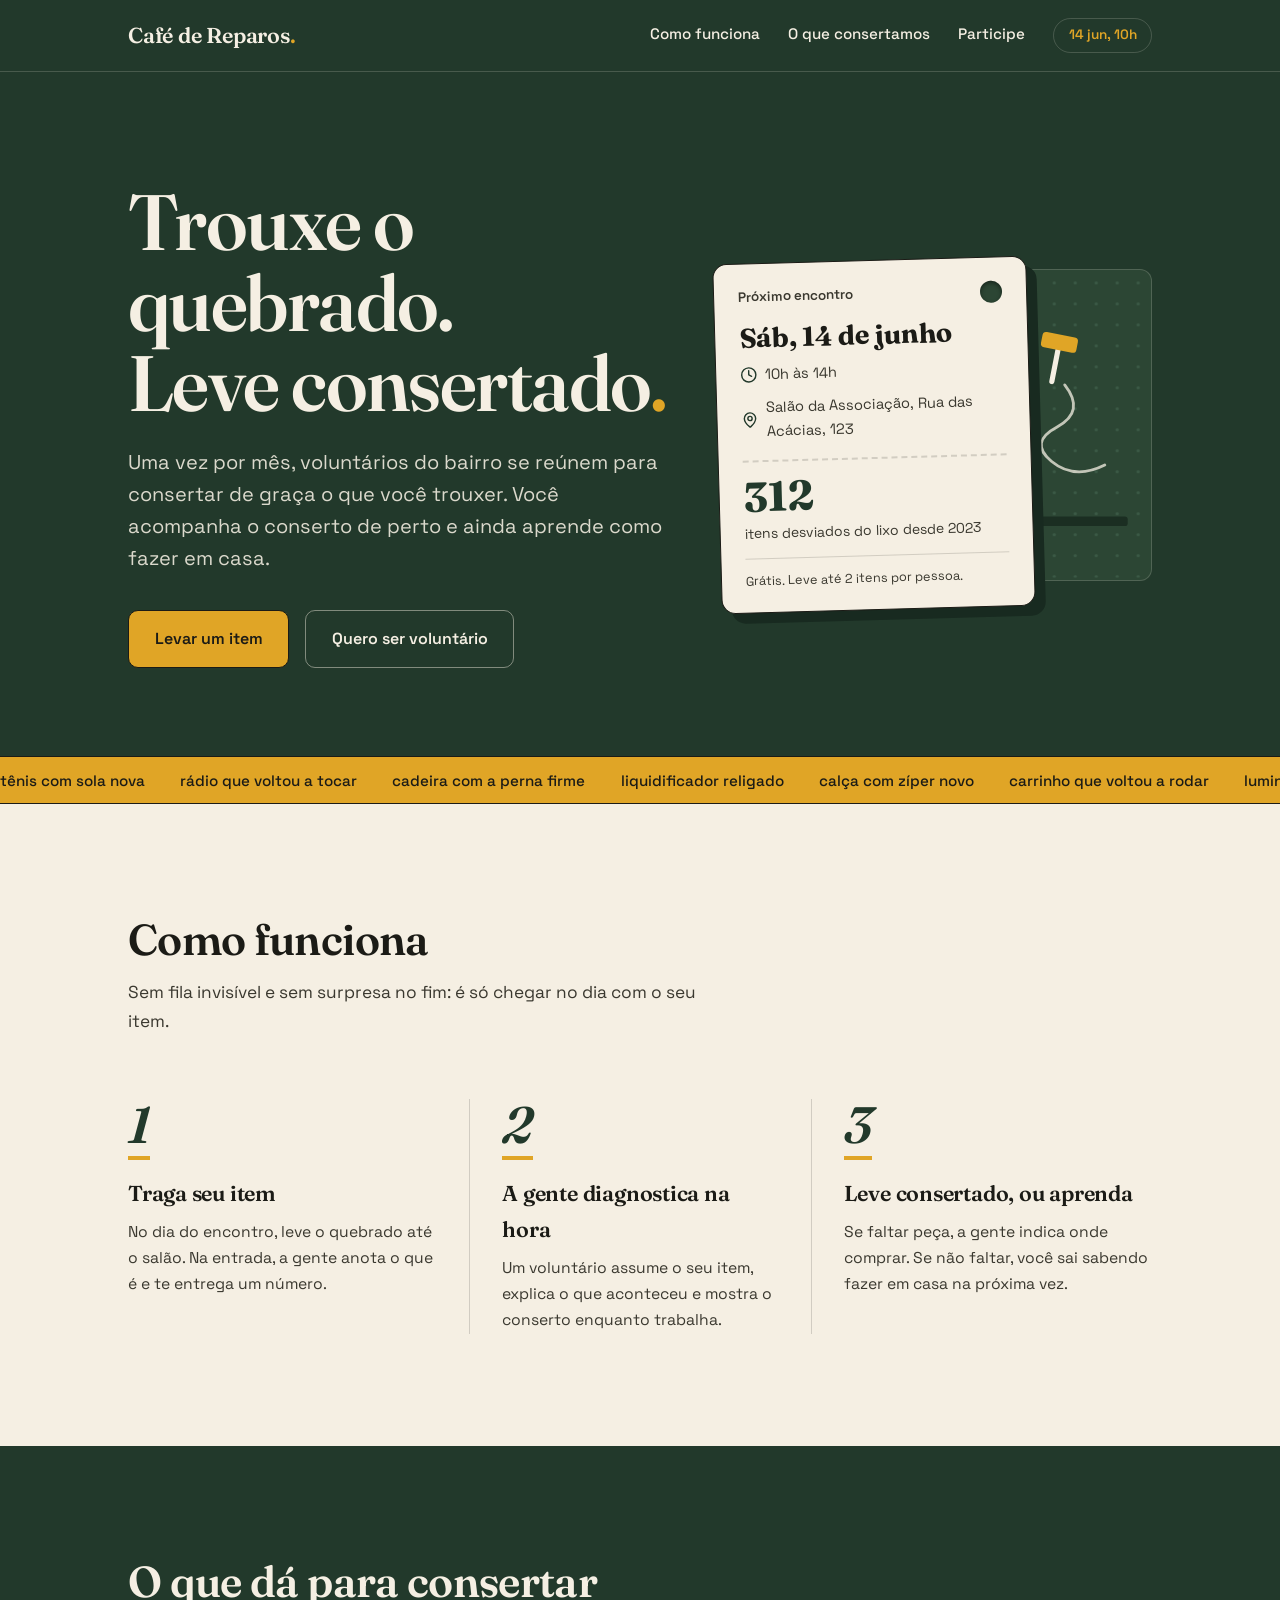
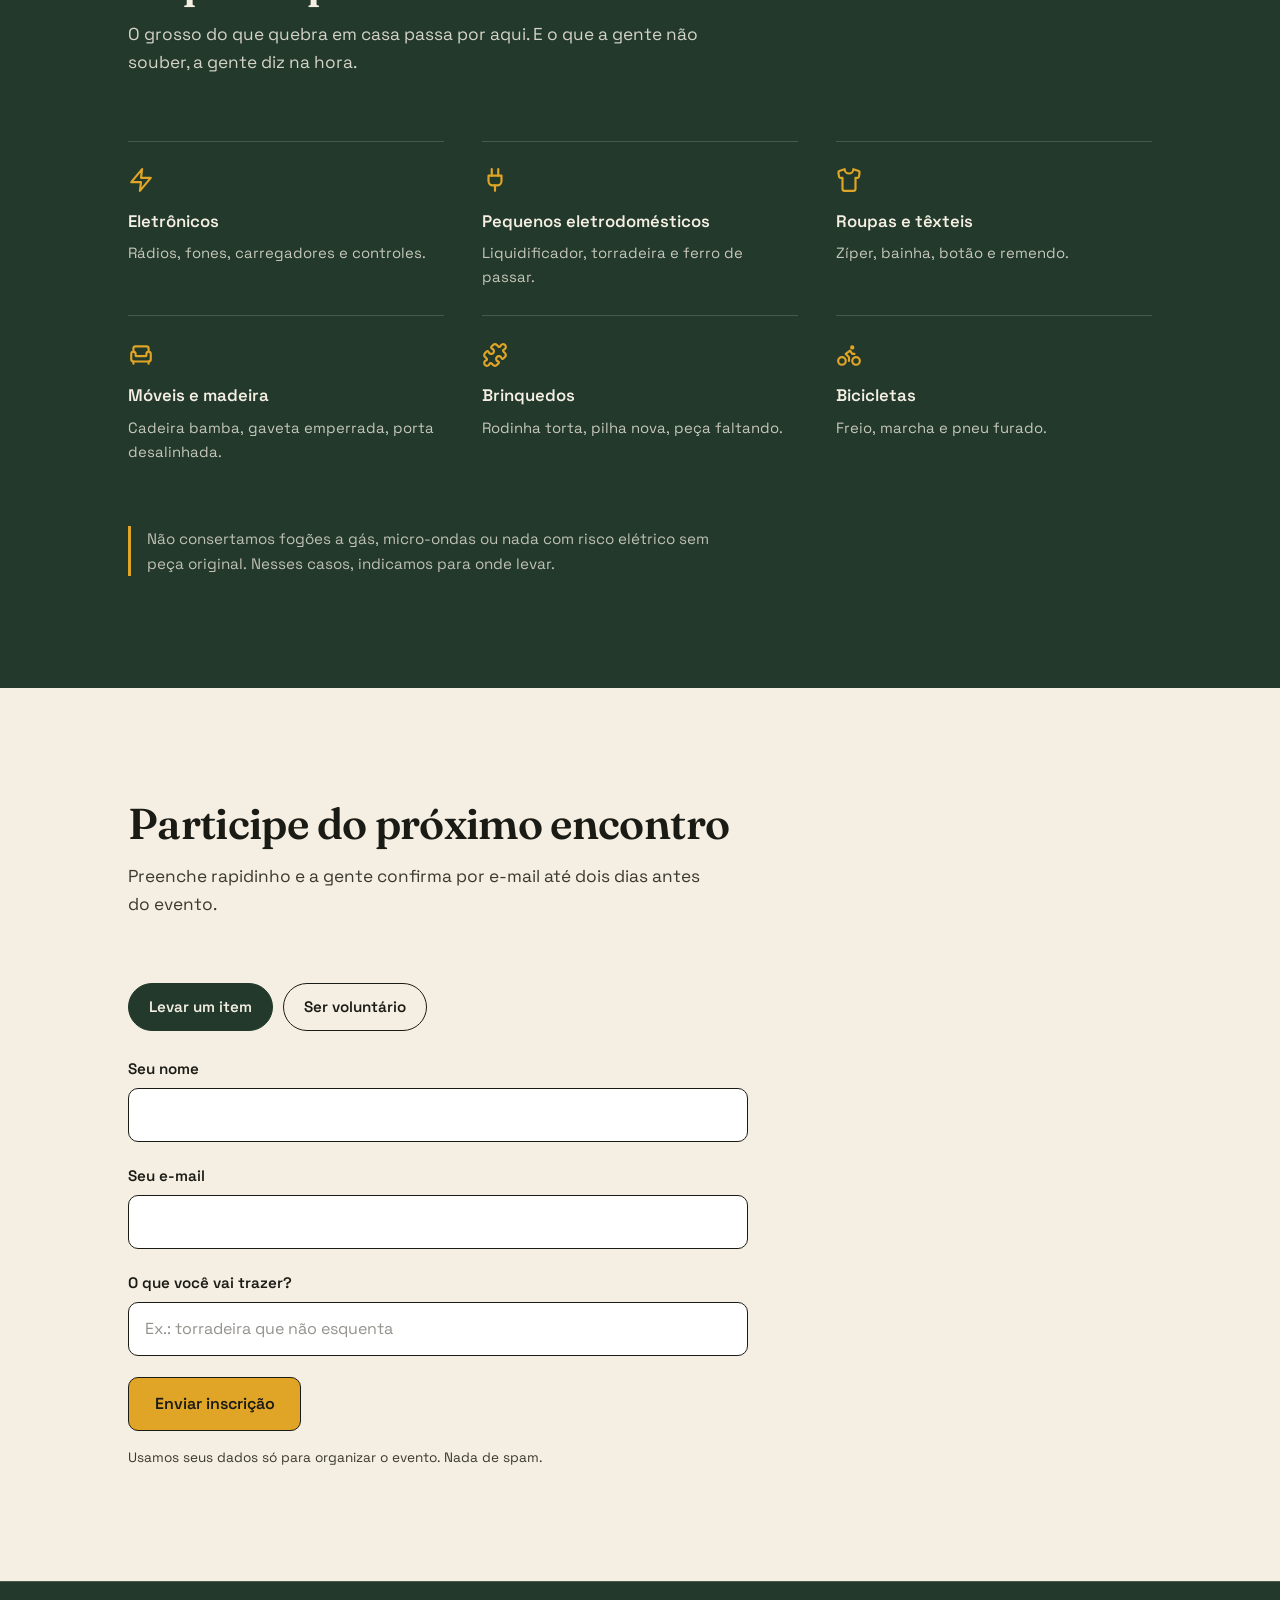
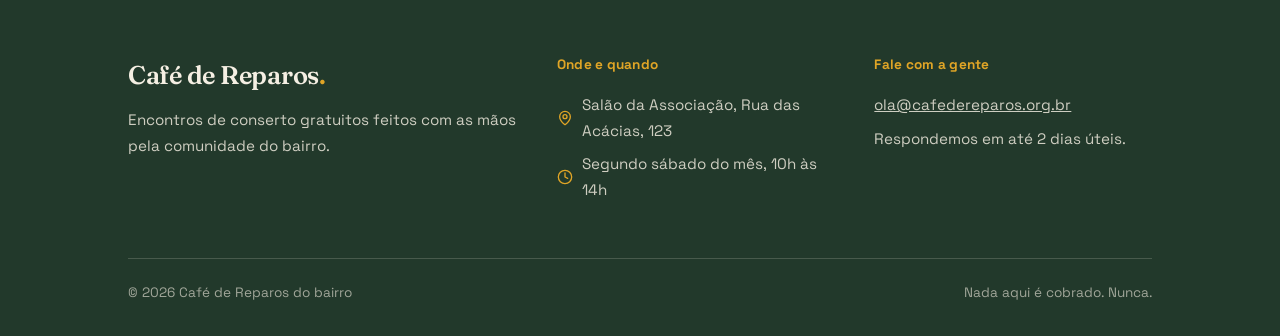
<file: cafe-de-reparos/index.html>
<!DOCTYPE html>
<html lang="pt-BR">
<head>
<meta charset="UTF-8">
<meta name="viewport" content="width=device-width, initial-scale=1.0">
<title>Café de Reparos — traga o quebrado, leve consertado</title>
<meta name="description" content="Encontro mensal do bairro para consertar de graça roupas, eletrônicos, móveis e brinquedos. Próximo encontro: sábado, 14 de junho, 10h às 14h.">
<link rel="preconnect" href="https://fonts.googleapis.com">
<link rel="preconnect" href="https://fonts.gstatic.com" crossorigin>
<link href="https://fonts.googleapis.com/css2?family=Fraunces:ital,opsz,wght@0,9..144,400..900;1,9..144,400..900&family=Space+Grotesk:wght@400..700&display=swap" rel="stylesheet">
<style>
:root{
  --tinta:#1B1B16;
  --corpo:#3A382F;
  --papel:#F5EFE3;
  --papel-2:#EDE5D2;
  --garrafa:#22392B;
  --garrafa-2:#2C4634;
  --garrafa-3:#182A20;
  --mostarda:#E0A526;
  --filete:rgba(27,27,22,.16);
  --filete-claro:rgba(245,239,227,.18);
  --fonte-display:"Fraunces",Georgia,"Times New Roman",serif;
  --fonte-ui:"Space Grotesk",system-ui,-apple-system,sans-serif;
  --raio:12px;
  --container:1120px;
}
*,*::before,*::after{box-sizing:border-box;margin:0;padding:0}
html{-webkit-text-size-adjust:100%}
@media (prefers-reduced-motion:no-preference){
  html{scroll-behavior:smooth}
}
body{
  font-family:var(--fonte-ui);
  font-size:1.0625rem;
  line-height:1.65;
  color:var(--tinta);
  background:var(--papel);
}
::selection{background:var(--mostarda);color:var(--tinta)}
img,svg{display:block;max-width:100%}
a{color:inherit}
:focus-visible{outline:3px solid var(--mostarda);outline-offset:3px;border-radius:4px}
.claro :focus-visible{outline-color:var(--garrafa)}
.sr-only{position:absolute;width:1px;height:1px;padding:0;margin:-1px;overflow:hidden;clip:rect(0 0 0 0);white-space:nowrap;border:0}
.skip-link{
  position:absolute;left:1rem;top:-4rem;z-index:50;
  background:var(--tinta);color:var(--papel);padding:.6rem 1rem;border-radius:8px;
  font-weight:600;text-decoration:none;transition:top .2s ease;
}
.skip-link:focus{top:1rem}
.container{max-width:var(--container);margin-inline:auto;padding-inline:clamp(20px,5vw,48px)}

.escuro{background:var(--garrafa);color:var(--papel)}
.claro{background:var(--papel);color:var(--tinta)}

.site-header{
  background:var(--garrafa);color:var(--papel);
  border-bottom:1px solid var(--filete-claro);
}
.site-header .container{
  display:flex;align-items:center;justify-content:space-between;gap:1.5rem;
  padding-block:1.1rem;flex-wrap:wrap;
}
.wordmark{
  font-family:var(--fonte-display);font-weight:600;font-size:1.35rem;
  text-decoration:none;letter-spacing:-.01em;
}
.wordmark .dot{color:var(--mostarda)}
.nav{display:flex;align-items:center;gap:1.75rem;flex-wrap:wrap}
.nav a{
  color:var(--papel);text-decoration:none;font-weight:500;font-size:.95rem;
  border-bottom:2px solid transparent;padding-bottom:2px;
}
.nav a:hover{border-bottom-color:var(--mostarda)}
.nav .chip{
  border:1px solid var(--filete-claro);border-radius:999px;
  padding:.35rem .9rem;font-size:.85rem;font-weight:600;color:var(--mostarda);
}

.hero{padding-block:clamp(56px,9vw,110px) clamp(48px,7vw,88px)}
.hero-grid{
  display:grid;grid-template-columns:1.15fr .85fr;gap:clamp(2.5rem,6vw,5rem);
  align-items:center;
}
.hero h1{
  font-family:var(--fonte-display);font-weight:600;
  font-size:clamp(2.7rem,6.4vw,4.9rem);line-height:1.03;letter-spacing:-.02em;
  margin-bottom:1.4rem;
}
.hero h1 .dot{color:var(--mostarda)}
.lede{
  font-size:clamp(1.05rem,1.6vw,1.25rem);line-height:1.6;
  color:rgba(245,239,227,.88);max-width:44ch;margin-bottom:2.2rem;
}
.cta-row{display:flex;gap:1rem;flex-wrap:wrap}
.btn{
  display:inline-flex;align-items:center;justify-content:center;
  font-family:var(--fonte-ui);font-weight:600;font-size:1rem;
  padding:.95rem 1.6rem;border-radius:10px;text-decoration:none;cursor:pointer;
  border:1.5px solid var(--tinta);
  transition:transform .18s ease,box-shadow .18s ease,background-color .18s ease,border-color .18s ease;
}
.btn-primary{background:var(--mostarda);color:var(--tinta)}
.btn-primary:hover{transform:translate(-2px,-2px);box-shadow:4px 4px 0 var(--tinta)}
.btn-primary:active{transform:translate(0,0);box-shadow:0 0 0 var(--tinta)}
.btn-ghost{background:transparent;color:var(--papel);border-color:rgba(245,239,227,.45)}
.btn-ghost:hover{border-color:var(--papel);background:rgba(245,239,227,.07)}

.hero-visual{position:relative}
.pegboard{
  background:var(--garrafa-2);
  border:1px solid var(--filete-claro);
  border-radius:var(--raio);
  overflow:hidden;
  aspect-ratio:4/3.1;
}
.pegboard svg{width:100%;height:100%}
.ticket{
  position:absolute;left:-8%;bottom:-9%;
  width:min(320px,78%);
  background:var(--papel);color:var(--tinta);
  border:1.5px solid var(--tinta);border-radius:14px;
  box-shadow:10px 10px 0 var(--garrafa-3);
  transform:rotate(-1.6deg);
  padding:1.4rem 1.5rem 1.3rem;
}
.ticket-topo{display:flex;align-items:center;justify-content:space-between;margin-bottom:.9rem}
.ticket-topo .rotulo{font-size:.85rem;font-weight:600;color:var(--corpo)}
.furo{
  width:22px;height:22px;border-radius:50%;
  background:var(--garrafa-2);
  box-shadow:inset 0 2px 4px rgba(0,0,0,.45);
}
.ticket-data{font-family:var(--fonte-display);font-weight:700;font-size:1.7rem;line-height:1.1;letter-spacing:-.01em}
.ticket-linha{display:flex;align-items:center;gap:.5rem;margin-top:.55rem;font-size:.92rem;color:var(--corpo)}
.ticket-linha .ic{width:17px;height:17px;color:var(--garrafa);flex:none}
.ticket-div{border:none;border-top:2px dashed var(--filete);margin:1rem 0 .9rem}
.contador-num{font-family:var(--fonte-display);font-weight:700;font-size:2.6rem;line-height:1;color:var(--garrafa)}
.contador-rotulo{font-size:.88rem;color:var(--corpo);margin-top:.25rem}
.ticket-nota{margin-top:.8rem;font-size:.8rem;color:var(--corpo);border-top:1px solid var(--filete);padding-top:.7rem}

.ticker{
  background:var(--mostarda);color:var(--tinta);
  border-block:1.5px solid var(--tinta);
  overflow:hidden;padding-block:.65rem;
}
.ticker-track{display:flex;width:max-content}
.ticker ul{display:flex;list-style:none;gap:2.2rem;padding-right:2.2rem}
.ticker li{font-weight:500;font-size:.95rem;white-space:nowrap}
@media (prefers-reduced-motion:no-preference){
  .ticker-track{animation:marquee 30s linear infinite}
  .ticker:hover .ticker-track{animation-play-state:paused}
}
@keyframes marquee{to{transform:translateX(-50%)}}

section{padding-block:clamp(64px,9vw,112px)}
.sec-cabecalho{max-width:60ch;margin-bottom:clamp(2.5rem,5vw,4rem)}
.sec-cabecalho h2{
  font-family:var(--fonte-display);font-weight:600;
  font-size:clamp(1.9rem,3.6vw,2.7rem);line-height:1.1;letter-spacing:-.015em;
  margin-bottom:.9rem;
}
.sec-cabecalho p{color:var(--corpo);font-size:1.08rem;max-width:52ch}
.escuro .sec-cabecalho p{color:rgba(245,239,227,.85)}

.passos{list-style:none;display:grid;grid-template-columns:repeat(3,1fr)}
.passos li{padding:0 clamp(1.2rem,2.5vw,2.2rem)}
.passos li:first-child{padding-left:0}
.passos li:last-child{padding-right:0}
.passos li + li{border-left:1px solid var(--filete)}
.passo-num{
  font-family:var(--fonte-display);font-weight:600;font-style:italic;
  font-size:3.2rem;line-height:1;color:var(--garrafa);
  display:inline-block;margin-bottom:1rem;
  border-bottom:4px solid var(--mostarda);padding-bottom:.35rem;
}
.passos h3{font-family:var(--fonte-display);font-size:1.35rem;font-weight:600;margin-bottom:.55rem;letter-spacing:-.01em}
.passos p{color:var(--corpo);font-size:.98rem}

.categorias{list-style:none;display:grid;grid-template-columns:repeat(3,1fr);gap:0 clamp(1.5rem,3vw,2.5rem)}
.categorias li{border-top:1px solid var(--filete-claro);padding-block:1.6rem}
.categorias .ic{width:26px;height:26px;color:var(--mostarda);margin-bottom:.9rem}
.categorias h3{font-size:1.05rem;font-weight:600;margin-bottom:.35rem}
.categorias p{font-size:.93rem;color:rgba(245,239,227,.78)}
.escuro .sec-cabecalho h2{color:var(--papel)}
.aviso-escuro{margin-top:2.2rem;max-width:62ch;font-size:.95rem;color:rgba(245,239,227,.75);border-left:3px solid var(--mostarda);padding-left:1rem}

.form-wrap{max-width:620px}
.form-wrap > p{color:var(--corpo);margin-bottom:2rem;max-width:52ch}
.seg-group{display:flex;gap:.6rem;flex-wrap:wrap;margin-bottom:1.6rem}
.seg{cursor:pointer}
.seg input{position:absolute;opacity:0;width:1px;height:1px}
.seg span{
  display:inline-block;padding:.65rem 1.25rem;border-radius:999px;
  border:1.5px solid var(--tinta);font-weight:600;font-size:.95rem;
  transition:background-color .18s ease,color .18s ease;
}
.seg input:checked + span{background:var(--garrafa);color:var(--papel);border-color:var(--garrafa)}
.seg input:focus-visible + span{outline:3px solid var(--garrafa);outline-offset:3px}
.seg span:hover{background:var(--papel-2)}
.seg input:checked + span:hover{background:var(--garrafa)}
.campo{margin-bottom:1.3rem}
.campo label{display:block;font-weight:600;font-size:.95rem;margin-bottom:.45rem}
.campo input[type="text"],.campo input[type="email"]{
  width:100%;font:inherit;font-size:1rem;color:var(--tinta);
  background:#fff;border:1.5px solid var(--tinta);border-radius:10px;
  padding:.8rem 1rem;
}
.campo input::placeholder{color:rgba(58,56,47,.55)}
.campo input[aria-invalid="true"]{border-color:#A3341F;background:#FBEDE8}
.erro{color:#A3341F;font-size:.88rem;font-weight:500;margin-top:.4rem}
.form-nota{font-size:.85rem;color:var(--corpo);margin-top:1rem}
.sucesso{
  border:1.5px solid var(--tinta);border-radius:var(--raio);
  background:var(--papel-2);padding:2rem;
  box-shadow:8px 8px 0 var(--mostarda);
}
.sucesso h3{font-family:var(--fonte-display);font-size:1.7rem;font-weight:700;margin-bottom:.6rem;letter-spacing:-.01em}
.sucesso h3 .ic{display:inline-block;width:26px;height:26px;color:var(--garrafa);vertical-align:-4px;margin-right:.4rem}
.sucesso p{color:var(--corpo);margin-bottom:1.4rem;max-width:46ch}
@media (prefers-reduced-motion:no-preference){
  .sucesso{animation:rise .5s cubic-bezier(.22,.7,.25,1) both}
}

.site-footer{border-top:1px solid var(--filete-claro);padding-block:clamp(48px,7vw,72px) 2rem}
.footer-grid{display:grid;grid-template-columns:1.4fr 1fr 1fr;gap:2.5rem;margin-bottom:3rem}
.footer-grid h2{font-size:.85rem;font-weight:700;letter-spacing:.02em;margin-bottom:1rem;color:var(--mostarda)}
.footer-grid p,.footer-grid li{font-size:.95rem;color:rgba(245,239,227,.82)}
.footer-grid ul{list-style:none}
.footer-grid li{display:flex;align-items:center;gap:.55rem;margin-bottom:.55rem}
.footer-grid li .ic{width:16px;height:16px;color:var(--mostarda);flex:none}
.footer-brand .wordmark{font-size:1.6rem;display:inline-block;margin-bottom:.7rem}
.footer-bottom{
  border-top:1px solid var(--filete-claro);padding-top:1.4rem;
  display:flex;justify-content:space-between;gap:1rem;flex-wrap:wrap;
  font-size:.85rem;color:rgba(245,239,227,.6);
}

@media (prefers-reduced-motion:no-preference){
  .reveal{animation:rise .8s cubic-bezier(.22,.7,.25,1) both;animation-delay:var(--d,0s)}
}
@keyframes rise{from{opacity:0;transform:translateY(16px)}to{opacity:1;transform:translateY(0)}}

@media (max-width:900px){
  .hero-grid{grid-template-columns:1fr;gap:4.5rem}
  .hero-visual{max-width:520px}
  .ticket{left:auto;right:-4px;bottom:-14%}
  .passos{grid-template-columns:1fr}
  .passos li{padding:1.4rem 0}
  .passos li:first-child{padding-top:0}
  .passos li + li{border-left:none;border-top:1px solid var(--filete)}
  .categorias{grid-template-columns:repeat(2,1fr)}
  .footer-grid{grid-template-columns:1fr 1fr}
}
@media (max-width:560px){
  .categorias{grid-template-columns:1fr}
  .footer-grid{grid-template-columns:1fr}
  .ticket{position:static;transform:rotate(-1.2deg);width:100%;margin-top:1.2rem}
  .hero-visual{max-width:none}
  .nav{gap:1.1rem}
}
</style>
</head>
<body>

<svg width="0" height="0" style="position:absolute" aria-hidden="true">
  <defs>
    <symbol id="i-wrench" viewBox="0 0 24 24" fill="none" stroke="currentColor" stroke-width="2" stroke-linecap="round" stroke-linejoin="round"><path d="M14.7 6.3a1 1 0 0 0 0 1.4l1.6 1.6a1 1 0 0 0 1.4 0l3.77-3.77a6 6 0 0 1-7.94 7.94l-6.91 6.91a2.12 2.12 0 0 1-3-3l6.91-6.91a6 6 0 0 1 7.94-7.94l-3.76 3.76z"/></symbol>
    <symbol id="i-zap" viewBox="0 0 24 24" fill="none" stroke="currentColor" stroke-width="2" stroke-linecap="round" stroke-linejoin="round"><polygon points="13 2 3 14 12 14 11 22 21 10 12 10 13 2"/></symbol>
    <symbol id="i-plug" viewBox="0 0 24 24" fill="none" stroke="currentColor" stroke-width="2" stroke-linecap="round" stroke-linejoin="round"><path d="M12 22v-5"/><path d="M9 8V2"/><path d="M15 8V2"/><path d="M18 8v5a4 4 0 0 1-4 4h-4a4 4 0 0 1-4-4V8Z"/></symbol>
    <symbol id="i-shirt" viewBox="0 0 24 24" fill="none" stroke="currentColor" stroke-width="2" stroke-linecap="round" stroke-linejoin="round"><path d="M20.38 3.46 16 2a4 4 0 0 1-8 0L3.62 3.46a2 2 0 0 0-1.34 2.23l.58 3.47a1 1 0 0 0 .99.84H6v10a2 2 0 0 0 2 2h8a2 2 0 0 0 2-2V10h2.15a1 1 0 0 0 .99-.84l.58-3.47a2 2 0 0 0-1.34-2.23z"/></symbol>
    <symbol id="i-armchair" viewBox="0 0 24 24" fill="none" stroke="currentColor" stroke-width="2" stroke-linecap="round" stroke-linejoin="round"><path d="M19 9V6a2 2 0 0 0-2-2H7a2 2 0 0 0-2 2v3"/><path d="M3 16a2 2 0 0 0 2 2h14a2 2 0 0 0 2-2v-5a2 2 0 0 0-4 0v1.5a.5.5 0 0 1-.5.5h-9a.5.5 0 0 1-.5-.5V11a2 2 0 0 0-4 0Z"/><path d="M5 18v2"/><path d="M19 18v2"/></symbol>
    <symbol id="i-puzzle" viewBox="0 0 24 24" fill="none" stroke="currentColor" stroke-width="2" stroke-linecap="round" stroke-linejoin="round"><path d="M19.439 7.85c-.049.322.059.648.289.878l1.568 1.568c.47.47.706 1.087.706 1.704s-.235 1.233-.706 1.704l-1.611 1.611a.98.98 0 0 1-.837.276c-.47-.07-.802-.48-.968-.925a2.501 2.501 0 1 0-3.214 3.214c.446.166.855.497.925.968a.979.979 0 0 1-.276.837l-1.61 1.61a2.404 2.404 0 0 1-1.705.707 2.402 2.402 0 0 1-1.704-.706l-1.568-1.568a1.026 1.026 0 0 0-.877-.29c-.493.074-.84.504-1.02.968a2.5 2.5 0 1 1-3.237-3.237c.464-.18.894-.527.967-1.02a1.026 1.026 0 0 0-.289-.877l-1.568-1.568A2.402 2.402 0 0 1 1.998 12c0-.617.236-1.234.706-1.704L4.23 8.77c.24-.24.581-.353.917-.303.515.077.877.528 1.073 1.01a2.5 2.5 0 1 0 3.259-3.259c-.482-.196-.933-.558-1.01-1.073-.05-.336.062-.676.303-.917l1.525-1.525A2.402 2.402 0 0 1 12 1.998c.617 0 1.234.236 1.704.706l1.568 1.568c.23.23.556.338.877.29.493-.074.84-.504 1.02-.968a2.5 2.5 0 1 1 3.237 3.237c-.464.18-.894.527-.967 1.02Z"/></symbol>
    <symbol id="i-bike" viewBox="0 0 24 24" fill="none" stroke="currentColor" stroke-width="2" stroke-linecap="round" stroke-linejoin="round"><circle cx="18.5" cy="17.5" r="3.5"/><circle cx="5.5" cy="17.5" r="3.5"/><circle cx="15" cy="5" r="1"/><path d="M12 17.5V14l-3-3 4-3 2 3h2"/></symbol>
    <symbol id="i-pin" viewBox="0 0 24 24" fill="none" stroke="currentColor" stroke-width="2" stroke-linecap="round" stroke-linejoin="round"><path d="M20 10c0 4.993-5.539 10.193-7.399 11.799a1 1 0 0 1-1.202 0C9.539 20.193 4 14.993 4 10a8 8 0 0 1 16 0"/><circle cx="12" cy="10" r="3"/></symbol>
    <symbol id="i-clock" viewBox="0 0 24 24" fill="none" stroke="currentColor" stroke-width="2" stroke-linecap="round" stroke-linejoin="round"><circle cx="12" cy="12" r="10"/><polyline points="12 6 12 12 16 14"/></symbol>
    <symbol id="i-check" viewBox="0 0 24 24" fill="none" stroke="currentColor" stroke-width="2.5" stroke-linecap="round" stroke-linejoin="round"><path d="M20 6 9 17l-5-5"/></symbol>
  </defs>
</svg>

<a class="skip-link" href="#conteudo">Pular para o conteúdo</a>

<header class="site-header">
  <div class="container">
    <a class="wordmark" href="#topo">Café de Reparos<span class="dot">.</span></a>
    <nav class="nav" aria-label="Navegação principal">
      <a href="#como-funciona">Como funciona</a>
      <a href="#consertamos">O que consertamos</a>
      <a href="#participe">Participe</a>
      <span class="chip">14 jun, 10h</span>
    </nav>
  </div>
</header>

<main id="conteudo">
  <div class="escuro" id="topo">
    <section class="hero" aria-labelledby="titulo-hero">
      <div class="container hero-grid">
        <div>
          <h1 id="titulo-hero" class="reveal" style="--d:.05s">Trouxe o quebrado.<br>Leve consertado<span class="dot">.</span></h1>
          <p class="lede reveal" style="--d:.18s">Uma vez por mês, voluntários do bairro se reúnem para consertar de graça o que você trouxer. Você acompanha o conserto de perto e ainda aprende como fazer em casa.</p>
          <div class="cta-row reveal" style="--d:.3s">
            <a class="btn btn-primary" href="#participe" data-role="item">Levar um item</a>
            <a class="btn btn-ghost" href="#participe" data-role="voluntario">Quero ser voluntário</a>
          </div>
        </div>
        <div class="hero-visual reveal" style="--d:.4s">
          <div class="pegboard" aria-hidden="true">
            <svg viewBox="0 0 420 320" role="img">
              <defs>
                <pattern id="pegs" width="22" height="22" patternUnits="userSpaceOnUse">
                  <circle cx="11" cy="11" r="1.7" fill="#3B5A46"/>
                </pattern>
              </defs>
              <rect width="420" height="320" fill="url(#pegs)"/>
              <rect x="24" y="256" width="372" height="10" rx="3" fill="#1B2E22"/>
              <rect x="44" y="228" width="34" height="28" rx="3" fill="#E0A526"/>
              <rect x="86" y="236" width="22" height="20" rx="3" fill="#F5EFE3" opacity=".85"/>
              <g transform="translate(52 46) rotate(-14) scale(2.7)">
                <circle cx="12" cy="12" r="1.4" fill="#F5EFE3"/>
                <path d="M14.7 6.3a1 1 0 0 0 0 1.4l1.6 1.6a1 1 0 0 0 1.4 0l3.77-3.77a6 6 0 0 1-7.94 7.94l-6.91 6.91a2.12 2.12 0 0 1-3-3l6.91-6.91a6 6 0 0 1 7.94-7.94l-3.76 3.76z" fill="none" stroke="#E0A526" stroke-width="2" stroke-linecap="round" stroke-linejoin="round"/>
              </g>
              <g transform="translate(178 40) rotate(9) scale(2.7)">
                <line x1="12" y1="2" x2="12" y2="14" stroke="#F5EFE3" stroke-width="2" stroke-linecap="round"/>
                <rect x="9.4" y="14" width="5.2" height="8" rx="2.2" fill="#F5EFE3"/>
              </g>
              <g transform="translate(296 50) rotate(11) scale(2.7)">
                <line x1="12" y1="22" x2="12" y2="9" stroke="#F5EFE3" stroke-width="2" stroke-linecap="round"/>
                <rect x="5" y="3.5" width="14" height="6" rx="1.5" fill="#E0A526"/>
              </g>
              <path d="M330 118 q22 28 -8 44 q-30 16 -6 36 q24 20 56 4" fill="none" stroke="#F5EFE3" stroke-width="3" stroke-linecap="round" opacity=".75"/>
              <g transform="translate(118 148) rotate(-6)">
                <rect width="74" height="46" rx="5" fill="#F5EFE3"/>
                <circle cx="11" cy="11" r="3.2" fill="#2C4634"/>
                <text x="40" y="30" text-anchor="middle" font-family="Space Grotesk, sans-serif" font-size="14" font-weight="700" fill="#1B1B16">14/06</text>
              </g>
            </svg>
          </div>
          <aside class="ticket" aria-label="Próximo encontro">
            <div class="ticket-topo">
              <span class="rotulo">Próximo encontro</span>
              <span class="furo" aria-hidden="true"></span>
            </div>
            <p class="ticket-data">Sáb, 14 de junho</p>
            <p class="ticket-linha"><svg class="ic" aria-hidden="true"><use href="#i-clock"/></svg>10h às 14h</p>
            <p class="ticket-linha"><svg class="ic" aria-hidden="true"><use href="#i-pin"/></svg>Salão da Associação, Rua das Acácias, 123</p>
            <hr class="ticket-div">
            <p class="contador-num"><span id="contador" data-target="312">312</span></p>
            <p class="contador-rotulo">itens desviados do lixo desde 2023</p>
            <p class="ticket-nota">Grátis. Leve até 2 itens por pessoa.</p>
          </aside>
        </div>
      </div>
    </section>
    <div class="ticker" aria-hidden="true">
      <div class="ticker-track">
        <ul>
          <li>tênis com sola nova</li><li>rádio que voltou a tocar</li><li>cadeira com a perna firme</li><li>liquidificador religado</li><li>calça com zíper novo</li><li>carrinho que voltou a rodar</li><li>luminária acesa de novo</li><li>jaqueta com o forro remendado</li>
        </ul>
        <ul>
          <li>tênis com sola nova</li><li>rádio que voltou a tocar</li><li>cadeira com a perna firme</li><li>liquidificador religado</li><li>calça com zíper novo</li><li>carrinho que voltou a rodar</li><li>luminária acesa de novo</li><li>jaqueta com o forro remendado</li>
        </ul>
      </div>
    </div>
    <p class="sr-only">Últimos consertos feitos no café: tênis com sola nova, rádio que voltou a tocar, cadeira com a perna firme, liquidificador religado, calça com zíper novo, carrinho que voltou a rodar, luminária acesa de novo e jaqueta com o forro remendado.</p>
  </div>

  <section class="claro" id="como-funciona" aria-labelledby="titulo-como">
    <div class="container">
      <div class="sec-cabecalho reveal">
        <h2 id="titulo-como">Como funciona</h2>
        <p>Sem fila invisível e sem surpresa no fim: é só chegar no dia com o seu item.</p>
      </div>
      <ol class="passos">
        <li class="reveal" style="--d:.05s">
          <span class="passo-num" aria-hidden="true">1</span>
          <h3>Traga seu item</h3>
          <p>No dia do encontro, leve o quebrado até o salão. Na entrada, a gente anota o que é e te entrega um número.</p>
        </li>
        <li class="reveal" style="--d:.15s">
          <span class="passo-num" aria-hidden="true">2</span>
          <h3>A gente diagnostica na hora</h3>
          <p>Um voluntário assume o seu item, explica o que aconteceu e mostra o conserto enquanto trabalha.</p>
        </li>
        <li class="reveal" style="--d:.25s">
          <span class="passo-num" aria-hidden="true">3</span>
          <h3>Leve consertado, ou aprenda</h3>
          <p>Se faltar peça, a gente indica onde comprar. Se não faltar, você sai sabendo fazer em casa na próxima vez.</p>
        </li>
      </ol>
    </div>
  </section>

  <section class="escuro" id="consertamos" aria-labelledby="titulo-consertamos">
    <div class="container">
      <div class="sec-cabecalho reveal">
        <h2 id="titulo-consertamos">O que dá para consertar</h2>
        <p>O grosso do que quebra em casa passa por aqui. E o que a gente não souber, a gente diz na hora.</p>
      </div>
      <ul class="categorias">
        <li class="reveal" style="--d:.05s">
          <svg class="ic" aria-hidden="true"><use href="#i-zap"/></svg>
          <h3>Eletrônicos</h3>
          <p>Rádios, fones, carregadores e controles.</p>
        </li>
        <li class="reveal" style="--d:.1s">
          <svg class="ic" aria-hidden="true"><use href="#i-plug"/></svg>
          <h3>Pequenos eletrodomésticos</h3>
          <p>Liquidificador, torradeira e ferro de passar.</p>
        </li>
        <li class="reveal" style="--d:.15s">
          <svg class="ic" aria-hidden="true"><use href="#i-shirt"/></svg>
          <h3>Roupas e têxteis</h3>
          <p>Zíper, bainha, botão e remendo.</p>
        </li>
        <li class="reveal" style="--d:.2s">
          <svg class="ic" aria-hidden="true"><use href="#i-armchair"/></svg>
          <h3>Móveis e madeira</h3>
          <p>Cadeira bamba, gaveta emperrada, porta desalinhada.</p>
        </li>
        <li class="reveal" style="--d:.25s">
          <svg class="ic" aria-hidden="true"><use href="#i-puzzle"/></svg>
          <h3>Brinquedos</h3>
          <p>Rodinha torta, pilha nova, peça faltando.</p>
        </li>
        <li class="reveal" style="--d:.3s">
          <svg class="ic" aria-hidden="true"><use href="#i-bike"/></svg>
          <h3>Bicicletas</h3>
          <p>Freio, marcha e pneu furado.</p>
        </li>
      </ul>
      <p class="aviso-escuro reveal">Não consertamos fogões a gás, micro-ondas ou nada com risco elétrico sem peça original. Nesses casos, indicamos para onde levar.</p>
    </div>
  </section>

  <section class="claro" id="participe" aria-labelledby="titulo-participe">
    <div class="container">
      <div class="sec-cabecalho reveal">
        <h2 id="titulo-participe">Participe do próximo encontro</h2>
        <p>Preenche rapidinho e a gente confirma por e-mail até dois dias antes do evento.</p>
      </div>
      <div class="form-wrap reveal">
        <form id="inscricao" novalidate>
          <fieldset class="seg-group" style="border:0">
            <legend class="sr-only">O que você quer fazer no encontro</legend>
            <label class="seg">
              <input type="radio" name="tipo" value="item" checked>
              <span>Levar um item</span>
            </label>
            <label class="seg">
              <input type="radio" name="tipo" value="voluntario">
              <span>Ser voluntário</span>
            </label>
          </fieldset>
          <div class="campo">
            <label for="nome">Seu nome</label>
            <input type="text" id="nome" name="nome" autocomplete="name" aria-describedby="erro-nome">
            <p class="erro" id="erro-nome" hidden>Precisamos do seu nome.</p>
          </div>
          <div class="campo">
            <label for="email">Seu e-mail</label>
            <input type="email" id="email" name="email" autocomplete="email" aria-describedby="erro-email">
            <p class="erro" id="erro-email" hidden>Esse e-mail não parece válido.</p>
          </div>
          <div class="campo">
            <label for="campo" id="campo-label">O que você vai trazer?</label>
            <input type="text" id="campo" name="campo" aria-describedby="erro-campo" placeholder="Ex.: torradeira que não esquenta">
            <p class="erro" id="erro-campo" hidden>Preenche esse campo pra gente saber o que esperar.</p>
          </div>
          <button type="submit" class="btn btn-primary">Enviar inscrição</button>
          <p class="form-nota">Usamos seus dados só para organizar o evento. Nada de spam.</p>
        </form>
        <div class="sucesso" id="sucesso" role="status" hidden>
          <h3 tabindex="-1" id="sucesso-titulo"><svg class="ic" aria-hidden="true"><use href="#i-check"/></svg>Pronto, <span id="ok-nome"></span>!</h3>
          <p>Sua inscrição chegou. Te escrevemos até quinta-feira com o horário da sua vez no salão.</p>
          <button type="button" class="btn btn-ghost claro-btn" id="nova-inscricao" style="border-color:var(--tinta);color:var(--tinta)">Fazer outra inscrição</button>
        </div>
        <noscript><p>Ative o JavaScript para enviar a inscrição, ou escreva para ola@cafedereparos.org.br.</p></noscript>
      </div>
    </div>
  </section>
</main>

<footer class="site-footer escuro">
  <div class="container">
    <div class="footer-grid">
      <div class="footer-brand">
        <a class="wordmark" href="#topo">Café de Reparos<span class="dot">.</span></a>
        <p>Encontros de conserto gratuitos feitos com as mãos pela comunidade do bairro.</p>
      </div>
      <div>
        <h2>Onde e quando</h2>
        <ul>
          <li><svg class="ic" aria-hidden="true"><use href="#i-pin"/></svg>Salão da Associação, Rua das Acácias, 123</li>
          <li><svg class="ic" aria-hidden="true"><use href="#i-clock"/></svg>Segundo sábado do mês, 10h às 14h</li>
        </ul>
      </div>
      <div>
        <h2>Fale com a gente</h2>
        <ul>
          <li><a href="mailto:ola@cafedereparos.org.br">ola@cafedereparos.org.br</a></li>
          <li>Respondemos em até 2 dias úteis.</li>
        </ul>
      </div>
    </div>
    <div class="footer-bottom">
      <span>© 2026 Café de Reparos do bairro</span>
      <span>Nada aqui é cobrado. Nunca.</span>
    </div>
  </div>
</footer>

<script>
(function(){
  "use strict";
  var reduceMotion = window.matchMedia("(prefers-reduced-motion: reduce)").matches;

  var contador = document.getElementById("contador");
  var alvo = parseInt(contador.getAttribute("data-target"), 10);
  if (!reduceMotion) {
    var inicio = null, duracao = 1400;
    var passo = function(agora){
      if (inicio === null) inicio = agora;
      var p = Math.min(1, (agora - inicio) / duracao);
      var e = 1 - Math.pow(1 - p, 3);
      contador.textContent = String(Math.round(alvo * e));
      if (p < 1) window.requestAnimationFrame(passo);
    };
    contador.textContent = "0";
    window.requestAnimationFrame(passo);
  }

  var form = document.getElementById("inscricao");
  var campoLabel = document.getElementById("campo-label");
  var campo = document.getElementById("campo");
  var textos = {
    item: { label: "O que você vai trazer?", placeholder: "Ex.: torradeira que não esquenta" },
    voluntario: { label: "O que você sabe consertar?", placeholder: "Ex.: costura, marcenaria, elétrica básica" }
  };
  function syncTipo(){
    var v = form.querySelector("input[name='tipo']:checked").value;
    campoLabel.textContent = textos[v].label;
    campo.setAttribute("placeholder", textos[v].placeholder);
  }
  Array.prototype.forEach.call(form.querySelectorAll("input[name='tipo']"), function(r){
    r.addEventListener("change", syncTipo);
  });
  syncTipo();

  Array.prototype.forEach.call(document.querySelectorAll("[data-role]"), function(a){
    a.addEventListener("click", function(){
      var r = form.querySelector("input[value='" + a.getAttribute("data-role") + "']");
      if (r) { r.checked = true; syncTipo(); }
    });
  });

  var nome = document.getElementById("nome");
  var email = document.getElementById("email");
  var erroNome = document.getElementById("erro-nome");
  var erroEmail = document.getElementById("erro-email");
  var erroCampo = document.getElementById("erro-campo");
  var sucesso = document.getElementById("sucesso");
  var sucessoTitulo = document.getElementById("sucesso-titulo");
  var okNome = document.getElementById("ok-nome");

  function marcar(input, erro, invalido){
    erro.hidden = !invalido;
    if (invalido) { input.setAttribute("aria-invalid", "true"); }
    else { input.removeAttribute("aria-invalid"); }
    return !invalido;
  }

  form.addEventListener("submit", function(e){
    e.preventDefault();
    var ok = true;
    ok = marcar(nome, erroNome, nome.value.trim().length < 2) && ok;
    ok = marcar(email, erroEmail, !/^[^\s@]+@[^\s@]+\.[^\s@]+$/.test(email.value.trim())) && ok;
    ok = marcar(campo, erroCampo, campo.value.trim().length < 3) && ok;
    if (!ok) {
      var primeiro = form.querySelector("[aria-invalid='true']");
      if (primeiro) primeiro.focus();
      return;
    }
    okNome.textContent = nome.value.trim().split(/\s+/)[0];
    form.hidden = true;
    sucesso.hidden = false;
    sucessoTitulo.focus();
  });

  document.getElementById("nova-inscricao").addEventListener("click", function(){
    sucesso.hidden = true;
    form.hidden = false;
    form.reset();
    syncTipo();
    nome.focus();
  });
})();
</script>
</body>
</html>
</file>
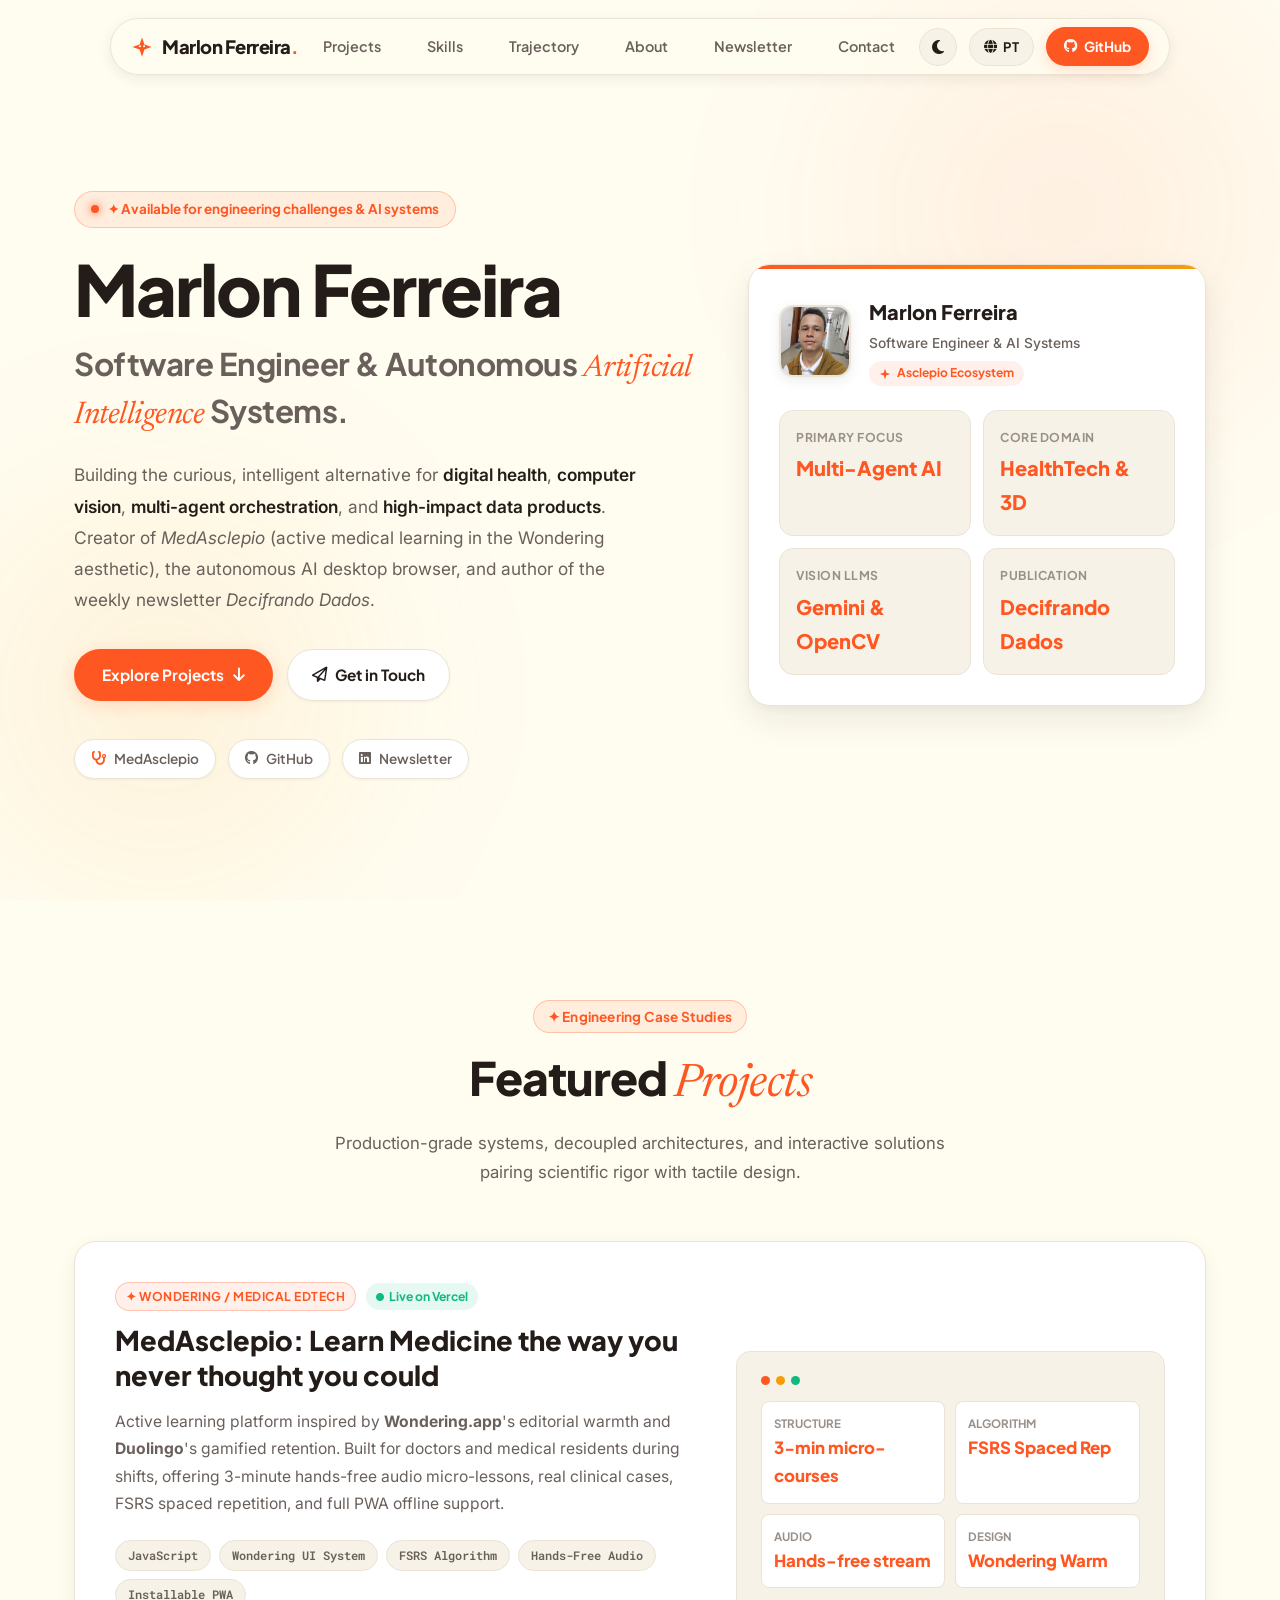
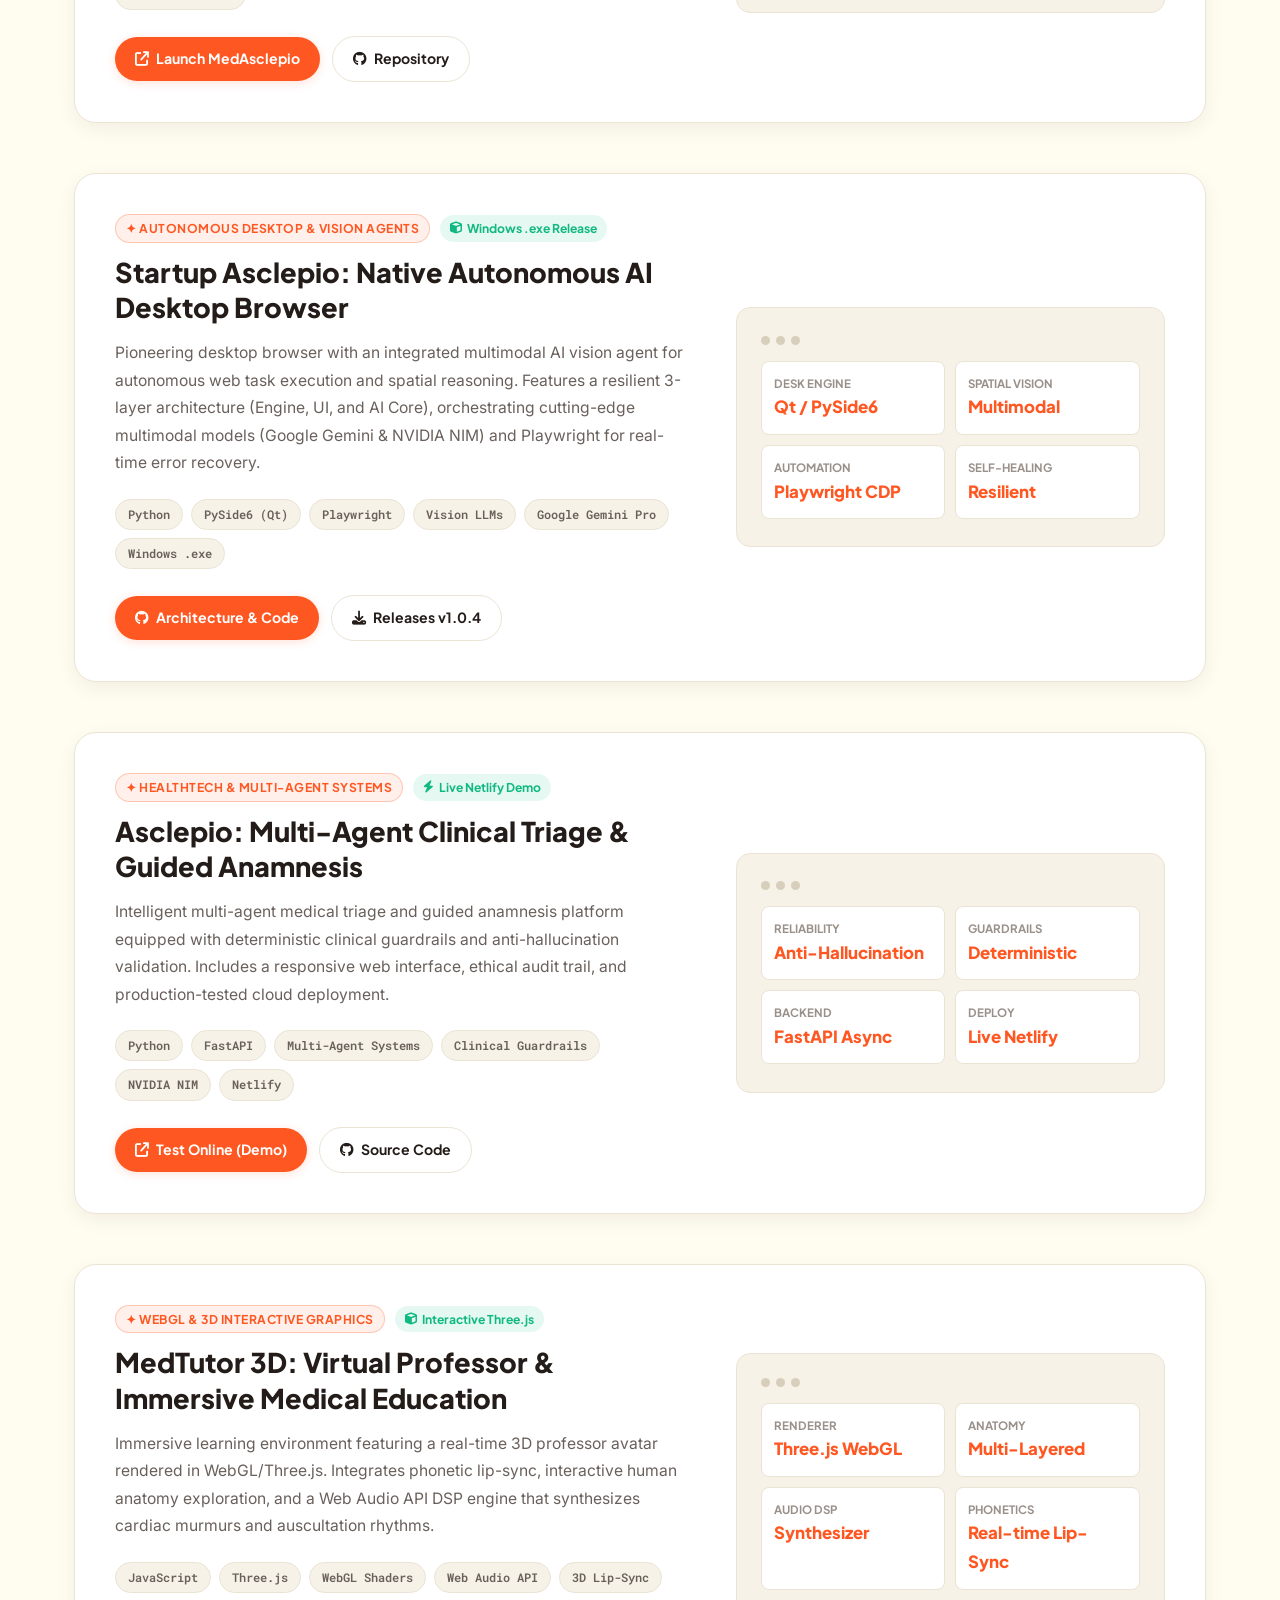
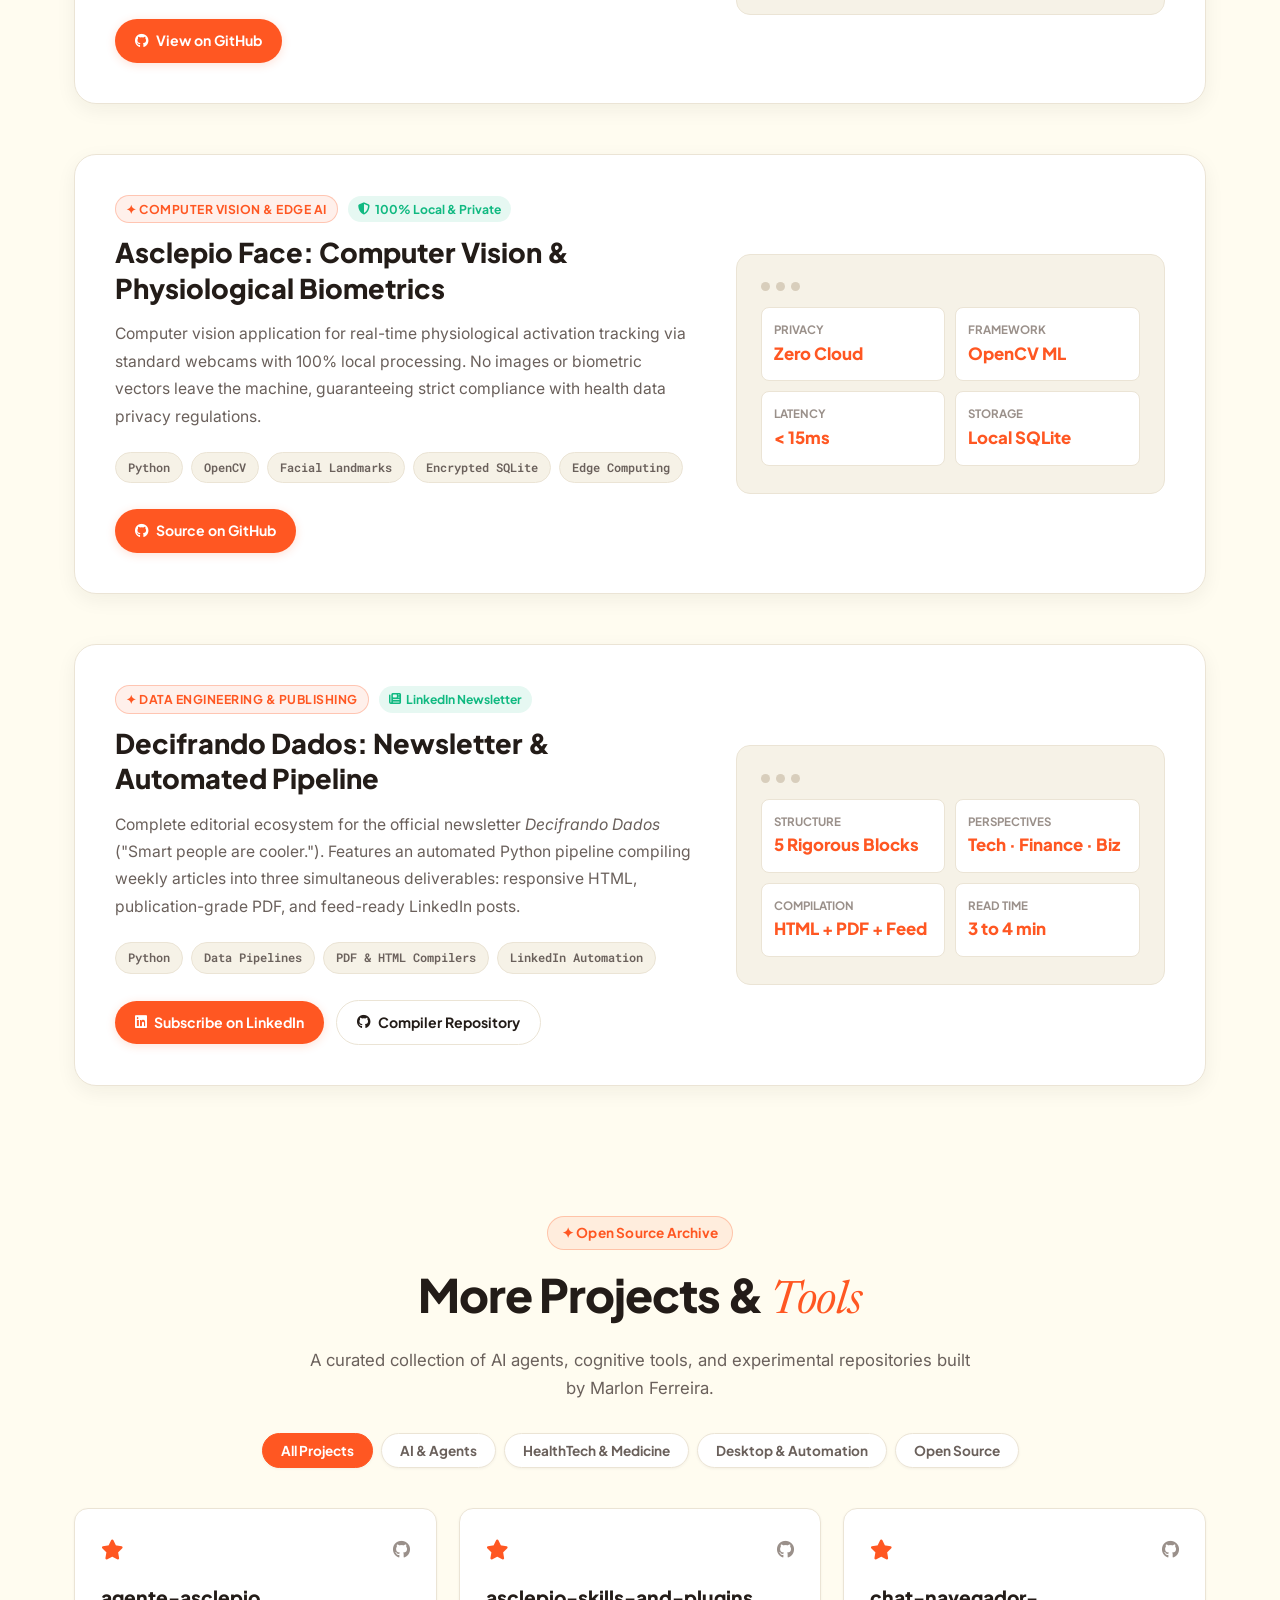
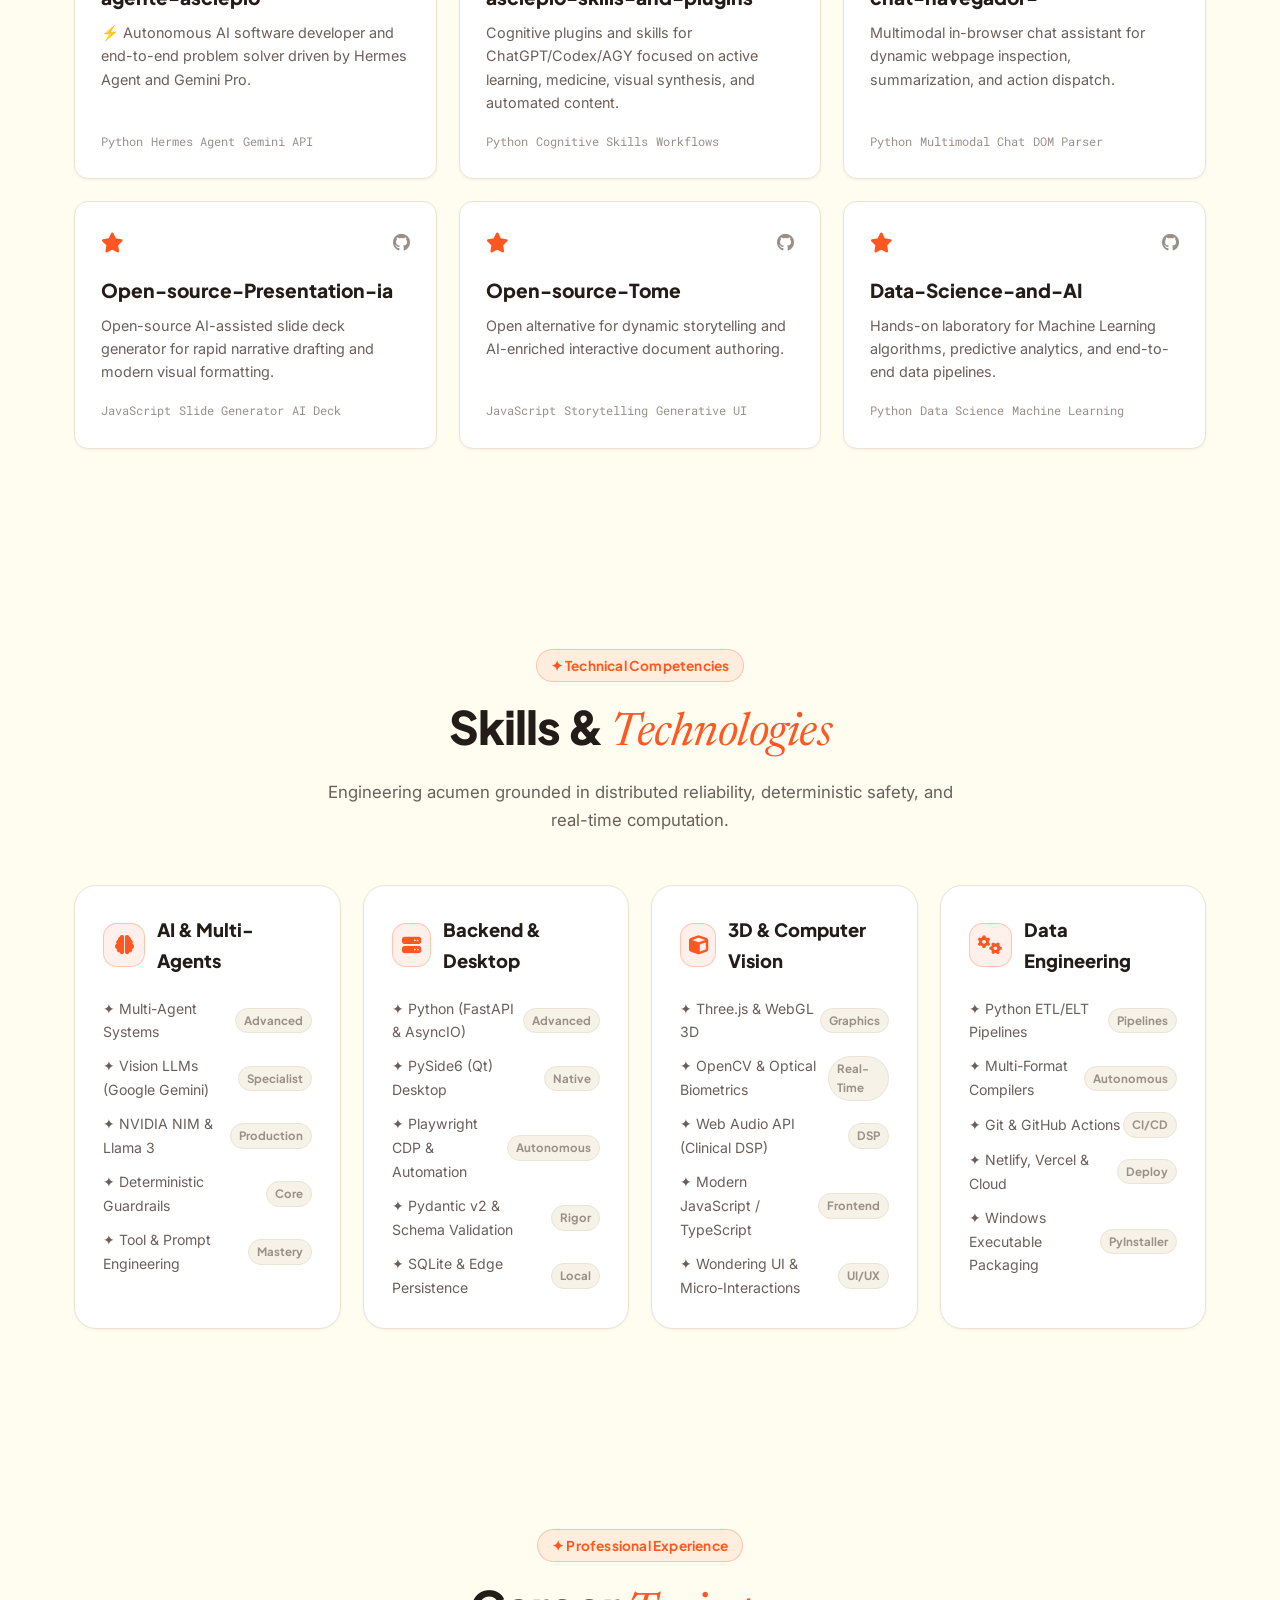
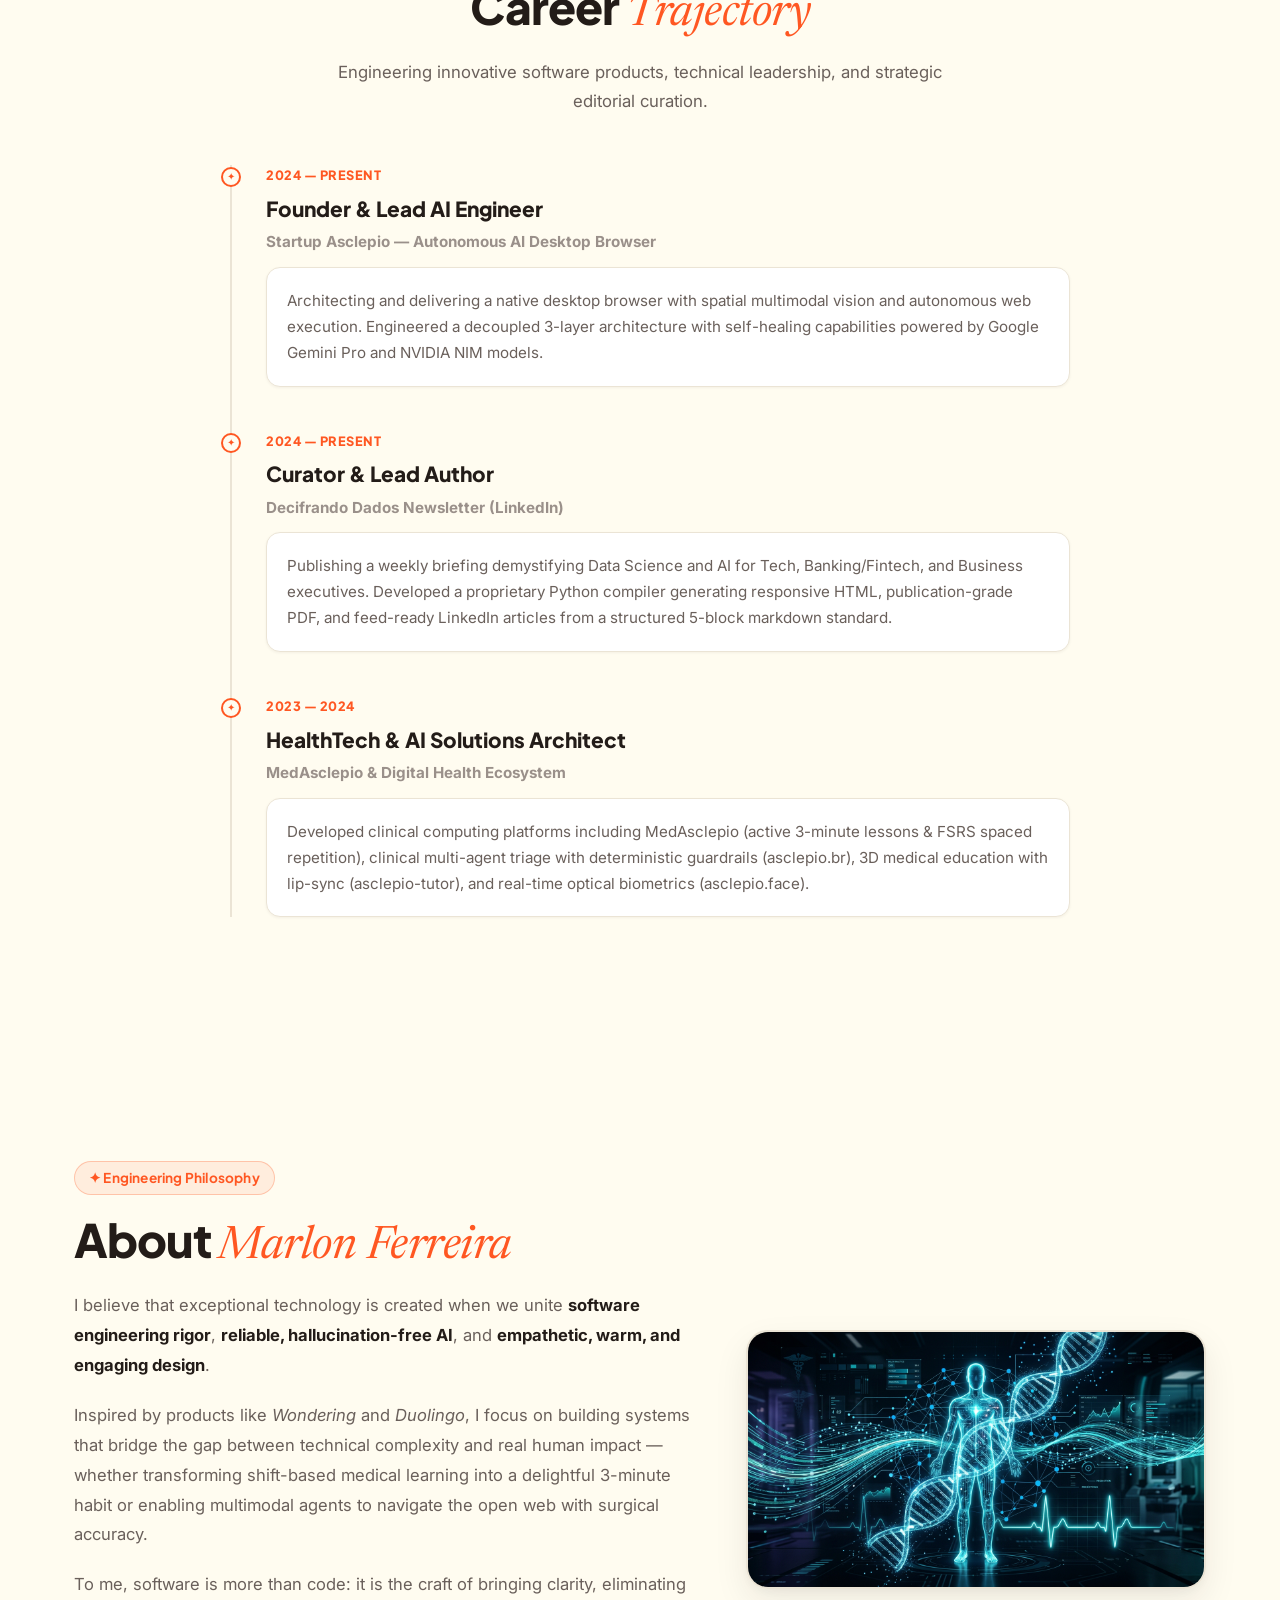
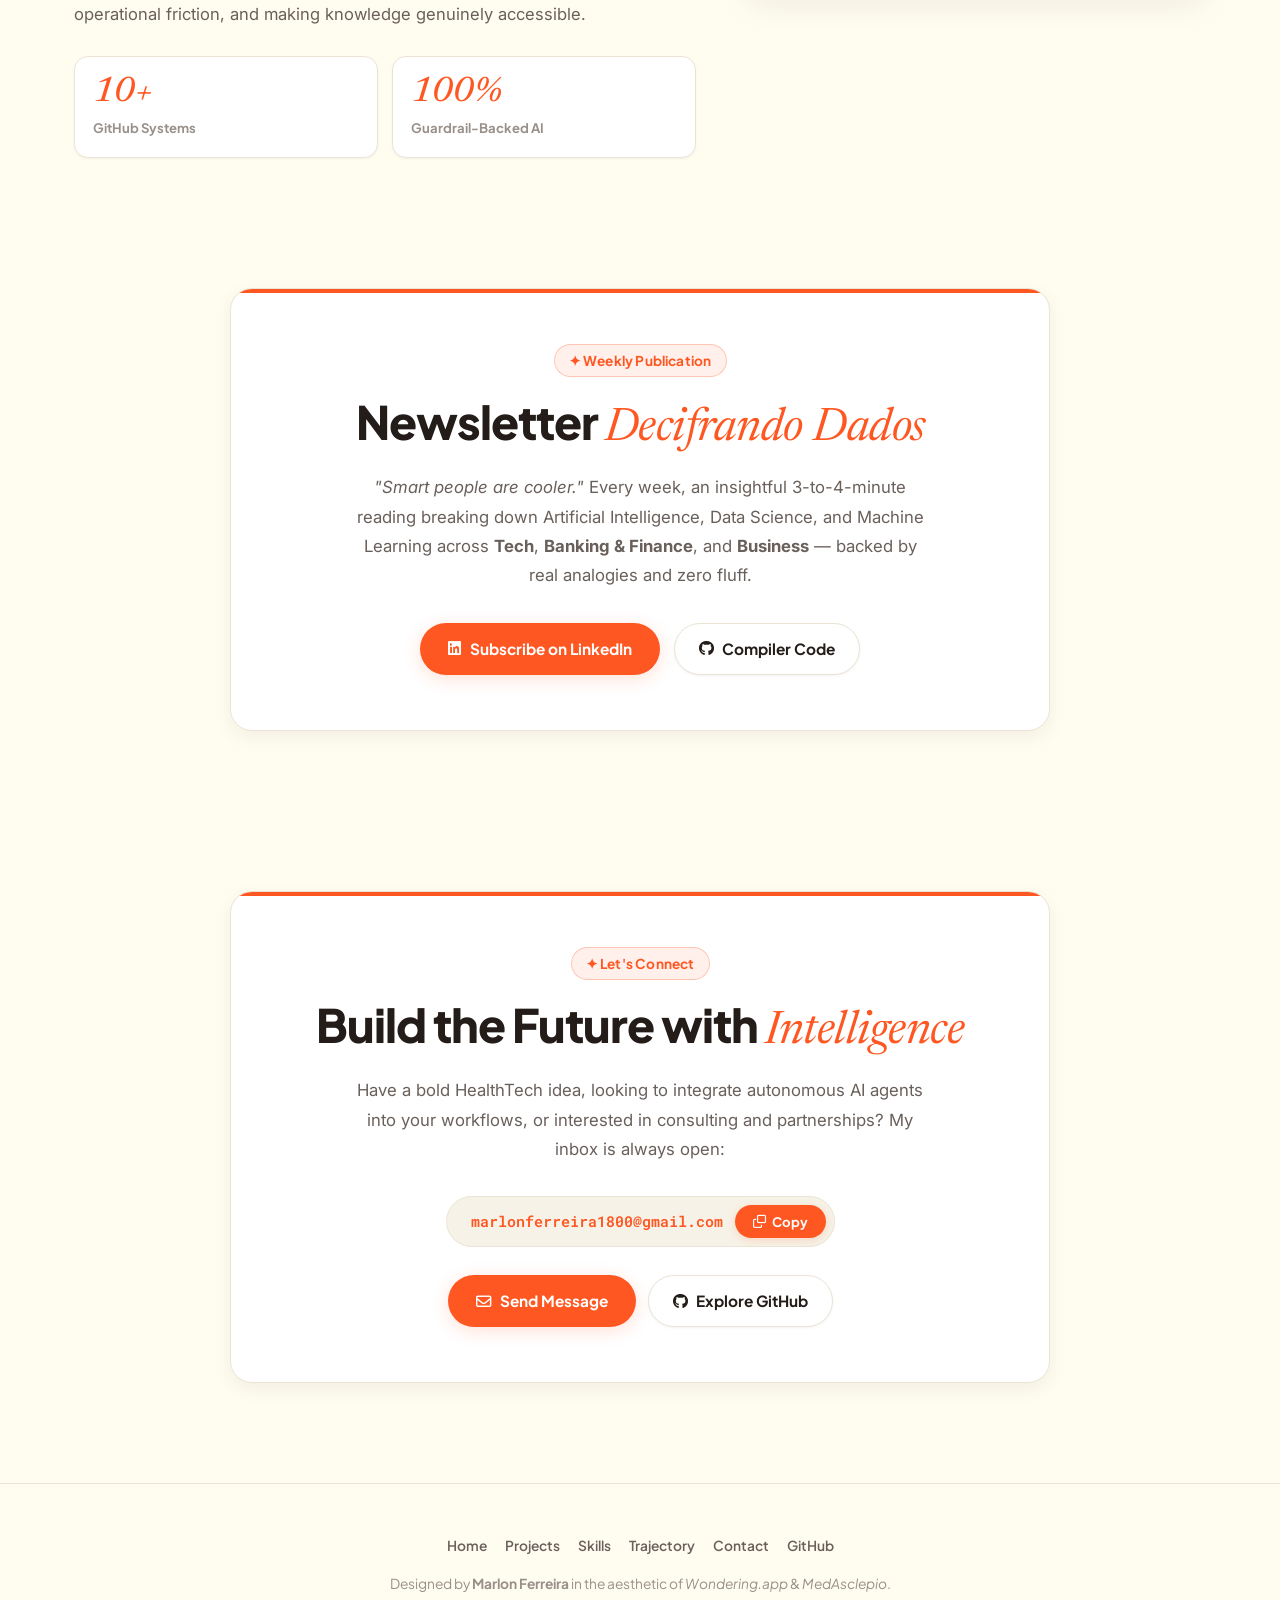
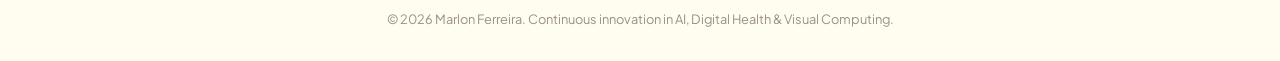
<file: en/index.html>
<!DOCTYPE html>
<html lang="en" data-theme="light">
<head>
  <meta charset="UTF-8">
  <meta name="viewport" content="width=device-width, initial-scale=1.0">
  <title>Marlon Ferreira ✦ Software Engineer, AI Systems &amp; HealthTech</title>
  
  <!-- SEO & Social Meta Tags -->
  <meta name="description" content="Software Engineer & AI Systems Architect specialized in Multi-Agent Systems, Vision LLMs, HealthTech, and 3D Interactive Web. Creator of MedAsclepio and Startup Asclepio.">
  <meta name="keywords" content="Marlon Ferreira, Wondering, MedAsclepio, Software Engineer, Artificial Intelligence, Multi-Agent Systems, HealthTech, Three.js, Python, FastAPI, Vision LLM, Decifrando Dados">
  <meta name="author" content="Marlon Ferreira">

  <!-- Open Graph / LinkedIn -->
  <meta property="og:type" content="website">
  <meta property="og:url" content="https://marlonferreira1800-hue.github.io/en/">
  <meta property="og:title" content="Marlon Ferreira ✦ Software Engineer, AI Systems &amp; HealthTech">
  <meta property="og:description" content="Building the curious, intelligent alternative for digital health, computer vision, and multi-agent systems.">
  <meta property="og:image" content="../assets/banner.jpg">

  <!-- Favicon SVG (Wondering Star) -->
  <link rel="icon" type="image/svg+xml" href="data:image/svg+xml,<svg xmlns='http://www.w3.org/2000/svg' viewBox='0 0 32 32'><path fill='%23FF5722' d='M16 2 L19.5 12.5 L30 16 L19.5 19.5 L16 30 L12.5 19.5 L2 16 L12.5 12.5 Z'/><circle cx='13' cy='15' r='1.5' fill='%23FFFFFF'/><circle cx='19' cy='15' r='1.5' fill='%23FFFFFF'/></svg>">

  <!-- Google Fonts: Plus Jakarta Sans + Newsreader + Inter + Roboto Mono -->
  <link rel="preconnect" href="https://fonts.googleapis.com">
  <link rel="preconnect" href="https://fonts.gstatic.com" crossorigin>
  <link href="https://fonts.googleapis.com/css2?family=Inter:wght@400;500;600;700&family=Newsreader:ital,opsz,wght@0,6..72,400;0,6..72,500;1,6..72,400;1,6..72,500&family=Plus+Jakarta+Sans:wght@500;600;700;800&family=Roboto+Mono:wght@400;500;600&display=swap" rel="stylesheet">

  <!-- FontAwesome 6 Icons -->
  <link rel="stylesheet" href="https://cdnjs.cloudflare.com/ajax/libs/font-awesome/6.5.1/css/all.min.css" crossorigin="anonymous" referrerpolicy="no-referrer" />

  <!-- Wondering Design System Stylesheet -->
  <link rel="stylesheet" href="../css/style.css">
</head>
<body>

  <!-- Ambient Glows -->
  <div class="ambient-glow">
    <div class="ambient-circle-1"></div>
    <div class="ambient-circle-2"></div>
  </div>

  <!-- FLOATING WONDERING NAVBAR -->
  <header class="navbar">
    <nav class="nav-container">
      <a href="#home" class="nav-brand">
        <svg class="star-icon" viewBox="0 0 32 32">
          <path fill="currentColor" d="M16 2 L19.5 12.5 L30 16 L19.5 19.5 L16 30 L12.5 19.5 L2 16 L12.5 12.5 Z"/>
          <circle cx="13" cy="15" r="1.5" fill="#FFFFFF"/>
          <circle cx="19" cy="15" r="1.5" fill="#FFFFFF"/>
        </svg>
        <span>Marlon Ferreira<span class="brand-dot">.</span></span>
      </a>

      <ul class="nav-menu">
        <li><a href="#projects" class="nav-link">Projects</a></li>
        <li><a href="#skills" class="nav-link">Skills</a></li>
        <li><a href="#experience" class="nav-link">Trajectory</a></li>
        <li><a href="#about" class="nav-link">About</a></li>
        <li><a href="#newsletter" class="nav-link">Newsletter</a></li>
        <li><a href="#contact" class="nav-link">Contact</a></li>
      </ul>

      <div class="nav-actions">
        <!-- Theme Toggle Button -->
        <button class="btn-theme-toggle" id="themeToggleBtn" aria-label="Toggle color theme" title="Toggle theme">
          <i class="fa-solid fa-moon"></i>
        </button>

        <!-- Language Switcher Pill -->
        <a href="../" class="btn-lang-toggle" title="Mudar para a versão em Português">
          <i class="fa-solid fa-globe"></i>
          <span>PT</span>
        </a>

        <a href="https://github.com/marlonferreira1800-hue" target="_blank" rel="noopener noreferrer" class="btn-cta-wondering">
          <i class="fa-brands fa-github"></i>
          <span>GitHub</span>
        </a>

        <button class="mobile-toggle" aria-label="Mobile navigation menu">
          <i class="fa-solid fa-bars"></i>
        </button>
      </div>
    </nav>
  </header>

  <!-- MAIN CONTENT -->
  <main>

    <!-- HERO SECTION -->
    <section id="home" class="hero">
      <div class="container">
        <div class="hero-grid">
          
          <div class="hero-text-col">
            <div class="hero-status-pill">
              <span class="status-dot"></span>
              <span>✦ Available for engineering challenges &amp; AI systems</span>
            </div>

            <h1 class="hero-name">Marlon Ferreira</h1>
            <h2 class="hero-headline">
              Software Engineer &amp; Autonomous <em>Artificial Intelligence</em> Systems.
            </h2>

            <p class="hero-bio">
              Building the curious, intelligent alternative for <strong>digital health</strong>, <strong>computer vision</strong>, <strong>multi-agent orchestration</strong>, and <strong>high-impact data products</strong>. Creator of <em>MedAsclepio</em> (active medical learning in the Wondering aesthetic), the autonomous AI desktop browser, and author of the weekly newsletter <em>Decifrando Dados</em>.
            </p>

            <div class="hero-actions">
              <a href="#projects" class="btn-primary-wondering">
                <span>Explore Projects</span>
                <i class="fa-solid fa-arrow-down"></i>
              </a>
              <a href="#contact" class="btn-secondary-wondering">
                <i class="fa-regular fa-paper-plane"></i>
                <span>Get in Touch</span>
              </a>
            </div>

            <div class="hero-socials">
              <a href="https://duolingo-medicina.vercel.app/#app" target="_blank" rel="noopener noreferrer" class="social-pill" title="MedAsclepio App">
                <i class="fa-solid fa-stethoscope" style="color: var(--accent-primary);"></i>
                <span>MedAsclepio</span>
              </a>
              <a href="https://github.com/marlonferreira1800-hue" target="_blank" rel="noopener noreferrer" class="social-pill" title="GitHub">
                <i class="fa-brands fa-github"></i>
                <span>GitHub</span>
              </a>
              <a href="https://www.linkedin.com/newsletters/decifrando-dados-7513791689808064512/" target="_blank" rel="noopener noreferrer" class="social-pill" title="LinkedIn">
                <i class="fa-brands fa-linkedin"></i>
                <span>Newsletter</span>
              </a>
            </div>
          </div>

          <!-- Tactile Profile / Status Box -->
          <div class="hero-visual-col">
            <div class="hero-tactile-card">
              <div class="profile-header-row">
                <img src="../assets/profile.jpg" alt="Marlon Ferreira" class="profile-avatar-img" onerror="this.onerror=null; this.src='../assets/profile.svg';">
                <div class="profile-info">
                  <h3>Marlon Ferreira</h3>
                  <p>Software Engineer &amp; AI Systems</p>
                  <span class="profile-badge-pill">
                    <svg style="width: 12px; height: 12px;" viewBox="0 0 32 32">
                      <path fill="currentColor" d="M16 2 L19.5 12.5 L30 16 L19.5 19.5 L16 30 L12.5 19.5 L2 16 L12.5 12.5 Z"/>
                    </svg>
                    Asclepio Ecosystem
                  </span>
                </div>
              </div>

              <div class="wondering-metrics-grid">
                <div class="metric-card-wondering">
                  <div class="label">PRIMARY FOCUS</div>
                  <div class="val">Multi-Agent AI</div>
                </div>
                <div class="metric-card-wondering">
                  <div class="label">CORE DOMAIN</div>
                  <div class="val">HealthTech &amp; 3D</div>
                </div>
                <div class="metric-card-wondering">
                  <div class="label">VISION LLMS</div>
                  <div class="val">Gemini &amp; OpenCV</div>
                </div>
                <div class="metric-card-wondering">
                  <div class="label">PUBLICATION</div>
                  <div class="val">Decifrando Dados</div>
                </div>
              </div>
            </div>
          </div>

        </div>
      </div>
    </section>

    <!-- FEATURED PROJECTS SHOWCASE -->
    <section id="projects">
      <div class="container">
        
        <div style="text-align: center; margin-bottom: 55px;">
          <span class="section-tag">✦ Engineering Case Studies</span>
          <h2 class="section-title">Featured <span class="editorial-italic">Projects</span></h2>
          <p class="section-subtitle" style="margin: 0 auto;">
            Production-grade systems, decoupled architectures, and interactive solutions pairing scientific rigor with tactile design.
          </p>
        </div>

        <div class="featured-projects">

          <!-- PROJECT 01: MEDASCLEPIO -->
          <div class="wondering-project-card">
            <div>
              <div class="project-badge-row">
                <span class="project-category-badge">✦ Wondering / Medical EdTech</span>
                <span class="project-live-tag"><i class="fa-solid fa-circle" style="font-size: 0.5rem;"></i> Live on Vercel</span>
              </div>

              <h3 class="project-card-title">
                <a href="https://duolingo-medicina.vercel.app/#app" target="_blank" rel="noopener noreferrer">
                  MedAsclepio: Learn Medicine the way you never thought you could
                </a>
              </h3>

              <p class="project-card-desc">
                Active learning platform inspired by <strong>Wondering.app</strong>'s editorial warmth and <strong>Duolingo</strong>'s gamified retention. Built for doctors and medical residents during shifts, offering 3-minute hands-free audio micro-lessons, real clinical cases, FSRS spaced repetition, and full PWA offline support.
              </p>

              <ul class="project-pills-list">
                <li class="project-pill-item">JavaScript</li>
                <li class="project-pill-item">Wondering UI System</li>
                <li class="project-pill-item">FSRS Algorithm</li>
                <li class="project-pill-item">Hands-Free Audio</li>
                <li class="project-pill-item">Installable PWA</li>
              </ul>

              <div class="project-card-buttons">
                <a href="https://duolingo-medicina.vercel.app/#app" target="_blank" rel="noopener noreferrer" class="btn-card-action btn-fill">
                  <i class="fa-solid fa-arrow-up-right-from-square"></i>
                  <span>Launch MedAsclepio</span>
                </a>
                <a href="https://github.com/marlonferreira1800-hue/Duolingo-medicina-" target="_blank" rel="noopener noreferrer" class="btn-card-action btn-outline">
                  <i class="fa-brands fa-github"></i>
                  <span>Repository</span>
                </a>
              </div>
            </div>

            <div class="project-visual-panel">
              <div class="panel-header-dots">
                <span class="panel-dot" style="background: #FF5722;"></span>
                <span class="panel-dot" style="background: #F59E0B;"></span>
                <span class="panel-dot" style="background: #10B981;"></span>
              </div>
              <div class="visual-stats-grid">
                <div class="visual-stat-item">
                  <div class="v-label">STRUCTURE</div>
                  <div class="v-value">3-min micro-courses</div>
                </div>
                <div class="visual-stat-item">
                  <div class="v-label">ALGORITHM</div>
                  <div class="v-value">FSRS Spaced Rep</div>
                </div>
                <div class="visual-stat-item">
                  <div class="v-label">AUDIO</div>
                  <div class="v-value">Hands-free stream</div>
                </div>
                <div class="visual-stat-item">
                  <div class="v-label">DESIGN</div>
                  <div class="v-value">Wondering Warm</div>
                </div>
              </div>
            </div>
          </div>

          <!-- PROJECT 02: STARTUP ASCLEPIO -->
          <div class="wondering-project-card">
            <div>
              <div class="project-badge-row">
                <span class="project-category-badge">✦ Autonomous Desktop &amp; Vision Agents</span>
                <span class="project-live-tag"><i class="fa-solid fa-cube"></i> Windows .exe Release</span>
              </div>

              <h3 class="project-card-title">
                <a href="https://github.com/marlonferreira1800-hue/Startup-Asclepio-navegador-nativo-ia-" target="_blank" rel="noopener noreferrer">
                  Startup Asclepio: Native Autonomous AI Desktop Browser
                </a>
              </h3>

              <p class="project-card-desc">
                Pioneering desktop browser with an integrated multimodal AI vision agent for autonomous web task execution and spatial reasoning. Features a resilient 3-layer architecture (Engine, UI, and AI Core), orchestrating cutting-edge multimodal models (Google Gemini &amp; NVIDIA NIM) and Playwright for real-time error recovery.
              </p>

              <ul class="project-pills-list">
                <li class="project-pill-item">Python</li>
                <li class="project-pill-item">PySide6 (Qt)</li>
                <li class="project-pill-item">Playwright</li>
                <li class="project-pill-item">Vision LLMs</li>
                <li class="project-pill-item">Google Gemini Pro</li>
                <li class="project-pill-item">Windows .exe</li>
              </ul>

              <div class="project-card-buttons">
                <a href="https://github.com/marlonferreira1800-hue/Startup-Asclepio-navegador-nativo-ia-" target="_blank" rel="noopener noreferrer" class="btn-card-action btn-fill">
                  <i class="fa-brands fa-github"></i>
                  <span>Architecture &amp; Code</span>
                </a>
                <a href="https://github.com/marlonferreira1800-hue/Navegador-asclepio-ia" target="_blank" rel="noopener noreferrer" class="btn-card-action btn-outline">
                  <i class="fa-solid fa-download"></i>
                  <span>Releases v1.0.4</span>
                </a>
              </div>
            </div>

            <div class="project-visual-panel">
              <div class="panel-header-dots">
                <span class="panel-dot"></span>
                <span class="panel-dot"></span>
                <span class="panel-dot"></span>
              </div>
              <div class="visual-stats-grid">
                <div class="visual-stat-item">
                  <div class="v-label">DESK ENGINE</div>
                  <div class="v-value">Qt / PySide6</div>
                </div>
                <div class="visual-stat-item">
                  <div class="v-label">SPATIAL VISION</div>
                  <div class="v-value">Multimodal</div>
                </div>
                <div class="visual-stat-item">
                  <div class="v-label">AUTOMATION</div>
                  <div class="v-value">Playwright CDP</div>
                </div>
                <div class="visual-stat-item">
                  <div class="v-label">SELF-HEALING</div>
                  <div class="v-value">Resilient</div>
                </div>
              </div>
            </div>
          </div>

          <!-- PROJECT 03: ASCLEPIO CLINICAL TRIAGE -->
          <div class="wondering-project-card">
            <div>
              <div class="project-badge-row">
                <span class="project-category-badge">✦ HealthTech &amp; Multi-Agent Systems</span>
                <span class="project-live-tag"><i class="fa-solid fa-bolt"></i> Live Netlify Demo</span>
              </div>

              <h3 class="project-card-title">
                <a href="https://asclepio-br.netlify.app/" target="_blank" rel="noopener noreferrer">
                  Asclepio: Multi-Agent Clinical Triage &amp; Guided Anamnesis
                </a>
              </h3>

              <p class="project-card-desc">
                Intelligent multi-agent medical triage and guided anamnesis platform equipped with deterministic clinical guardrails and anti-hallucination validation. Includes a responsive web interface, ethical audit trail, and production-tested cloud deployment.
              </p>

              <ul class="project-pills-list">
                <li class="project-pill-item">Python</li>
                <li class="project-pill-item">FastAPI</li>
                <li class="project-pill-item">Multi-Agent Systems</li>
                <li class="project-pill-item">Clinical Guardrails</li>
                <li class="project-pill-item">NVIDIA NIM</li>
                <li class="project-pill-item">Netlify</li>
              </ul>

              <div class="project-card-buttons">
                <a href="https://asclepio-br.netlify.app/" target="_blank" rel="noopener noreferrer" class="btn-card-action btn-fill">
                  <i class="fa-solid fa-arrow-up-right-from-square"></i>
                  <span>Test Online (Demo)</span>
                </a>
                <a href="https://github.com/marlonferreira1800-hue/asclepio.br" target="_blank" rel="noopener noreferrer" class="btn-card-action btn-outline">
                  <i class="fa-brands fa-github"></i>
                  <span>Source Code</span>
                </a>
              </div>
            </div>

            <div class="project-visual-panel">
              <div class="panel-header-dots">
                <span class="panel-dot"></span>
                <span class="panel-dot"></span>
                <span class="panel-dot"></span>
              </div>
              <div class="visual-stats-grid">
                <div class="visual-stat-item">
                  <div class="v-label">RELIABILITY</div>
                  <div class="v-value">Anti-Hallucination</div>
                </div>
                <div class="visual-stat-item">
                  <div class="v-label">GUARDRAILS</div>
                  <div class="v-value">Deterministic</div>
                </div>
                <div class="visual-stat-item">
                  <div class="v-label">BACKEND</div>
                  <div class="v-value">FastAPI Async</div>
                </div>
                <div class="visual-stat-item">
                  <div class="v-label">DEPLOY</div>
                  <div class="v-value">Live Netlify</div>
                </div>
              </div>
            </div>
          </div>

          <!-- PROJECT 04: MEDTUTOR 3D -->
          <div class="wondering-project-card">
            <div>
              <div class="project-badge-row">
                <span class="project-category-badge">✦ WebGL &amp; 3D Interactive Graphics</span>
                <span class="project-live-tag"><i class="fa-solid fa-cube"></i> Interactive Three.js</span>
              </div>

              <h3 class="project-card-title">
                <a href="https://github.com/marlonferreira1800-hue/asclepio-tutor" target="_blank" rel="noopener noreferrer">
                  MedTutor 3D: Virtual Professor &amp; Immersive Medical Education
                </a>
              </h3>

              <p class="project-card-desc">
                Immersive learning environment featuring a real-time 3D professor avatar rendered in WebGL/Three.js. Integrates phonetic lip-sync, interactive human anatomy exploration, and a Web Audio API DSP engine that synthesizes cardiac murmurs and auscultation rhythms.
              </p>

              <ul class="project-pills-list">
                <li class="project-pill-item">JavaScript</li>
                <li class="project-pill-item">Three.js</li>
                <li class="project-pill-item">WebGL Shaders</li>
                <li class="project-pill-item">Web Audio API</li>
                <li class="project-pill-item">3D Lip-Sync</li>
              </ul>

              <div class="project-card-buttons">
                <a href="https://github.com/marlonferreira1800-hue/asclepio-tutor" target="_blank" rel="noopener noreferrer" class="btn-card-action btn-fill">
                  <i class="fa-brands fa-github"></i>
                  <span>View on GitHub</span>
                </a>
              </div>
            </div>

            <div class="project-visual-panel">
              <div class="panel-header-dots">
                <span class="panel-dot"></span>
                <span class="panel-dot"></span>
                <span class="panel-dot"></span>
              </div>
              <div class="visual-stats-grid">
                <div class="visual-stat-item">
                  <div class="v-label">RENDERER</div>
                  <div class="v-value">Three.js WebGL</div>
                </div>
                <div class="visual-stat-item">
                  <div class="v-label">ANATOMY</div>
                  <div class="v-value">Multi-Layered</div>
                </div>
                <div class="visual-stat-item">
                  <div class="v-label">AUDIO DSP</div>
                  <div class="v-value">Synthesizer</div>
                </div>
                <div class="visual-stat-item">
                  <div class="v-label">PHONETICS</div>
                  <div class="v-value">Real-time Lip-Sync</div>
                </div>
              </div>
            </div>
          </div>

          <!-- PROJECT 05: ASCLEPIO FACE -->
          <div class="wondering-project-card">
            <div>
              <div class="project-badge-row">
                <span class="project-category-badge">✦ Computer Vision &amp; Edge AI</span>
                <span class="project-live-tag"><i class="fa-solid fa-shield-halved"></i> 100% Local &amp; Private</span>
              </div>

              <h3 class="project-card-title">
                <a href="https://github.com/marlonferreira1800-hue/asclepio.face" target="_blank" rel="noopener noreferrer">
                  Asclepio Face: Computer Vision &amp; Physiological Biometrics
                </a>
              </h3>

              <p class="project-card-desc">
                Computer vision application for real-time physiological activation tracking via standard webcams with 100% local processing. No images or biometric vectors leave the machine, guaranteeing strict compliance with health data privacy regulations.
              </p>

              <ul class="project-pills-list">
                <li class="project-pill-item">Python</li>
                <li class="project-pill-item">OpenCV</li>
                <li class="project-pill-item">Facial Landmarks</li>
                <li class="project-pill-item">Encrypted SQLite</li>
                <li class="project-pill-item">Edge Computing</li>
              </ul>

              <div class="project-card-buttons">
                <a href="https://github.com/marlonferreira1800-hue/asclepio.face" target="_blank" rel="noopener noreferrer" class="btn-card-action btn-fill">
                  <i class="fa-brands fa-github"></i>
                  <span>Source on GitHub</span>
                </a>
              </div>
            </div>

            <div class="project-visual-panel">
              <div class="panel-header-dots">
                <span class="panel-dot"></span>
                <span class="panel-dot"></span>
                <span class="panel-dot"></span>
              </div>
              <div class="visual-stats-grid">
                <div class="visual-stat-item">
                  <div class="v-label">PRIVACY</div>
                  <div class="v-value">Zero Cloud</div>
                </div>
                <div class="visual-stat-item">
                  <div class="v-label">FRAMEWORK</div>
                  <div class="v-value">OpenCV ML</div>
                </div>
                <div class="visual-stat-item">
                  <div class="v-label">LATENCY</div>
                  <div class="v-value">&lt; 15ms</div>
                </div>
                <div class="visual-stat-item">
                  <div class="v-label">STORAGE</div>
                  <div class="v-value">Local SQLite</div>
                </div>
              </div>
            </div>
          </div>

          <!-- PROJECT 06: DECIFRANDO DADOS -->
          <div class="wondering-project-card">
            <div>
              <div class="project-badge-row">
                <span class="project-category-badge">✦ Data Engineering &amp; Publishing</span>
                <span class="project-live-tag"><i class="fa-solid fa-newspaper"></i> LinkedIn Newsletter</span>
              </div>

              <h3 class="project-card-title">
                <a href="https://www.linkedin.com/newsletters/decifrando-dados-7513791689808064512/" target="_blank" rel="noopener noreferrer">
                  Decifrando Dados: Newsletter &amp; Automated Pipeline
                </a>
              </h3>

              <p class="project-card-desc">
                Complete editorial ecosystem for the official newsletter <em>Decifrando Dados</em> ("Smart people are cooler."). Features an automated Python pipeline compiling weekly articles into three simultaneous deliverables: responsive HTML, publication-grade PDF, and feed-ready LinkedIn posts.
              </p>

              <ul class="project-pills-list">
                <li class="project-pill-item">Python</li>
                <li class="project-pill-item">Data Pipelines</li>
                <li class="project-pill-item">PDF &amp; HTML Compilers</li>
                <li class="project-pill-item">LinkedIn Automation</li>
              </ul>

              <div class="project-card-buttons">
                <a href="https://www.linkedin.com/newsletters/decifrando-dados-7513791689808064512/" target="_blank" rel="noopener noreferrer" class="btn-card-action btn-fill">
                  <i class="fa-brands fa-linkedin"></i>
                  <span>Subscribe on LinkedIn</span>
                </a>
                <a href="https://github.com/marlonferreira1800-hue/decifrando-dados-newsletter" target="_blank" rel="noopener noreferrer" class="btn-card-action btn-outline">
                  <i class="fa-brands fa-github"></i>
                  <span>Compiler Repository</span>
                </a>
              </div>
            </div>

            <div class="project-visual-panel">
              <div class="panel-header-dots">
                <span class="panel-dot"></span>
                <span class="panel-dot"></span>
                <span class="panel-dot"></span>
              </div>
              <div class="visual-stats-grid">
                <div class="visual-stat-item">
                  <div class="v-label">STRUCTURE</div>
                  <div class="v-value">5 Rigorous Blocks</div>
                </div>
                <div class="visual-stat-item">
                  <div class="v-label">PERSPECTIVES</div>
                  <div class="v-value">Tech · Finance · Biz</div>
                </div>
                <div class="visual-stat-item">
                  <div class="v-label">COMPILATION</div>
                  <div class="v-value">HTML + PDF + Feed</div>
                </div>
                <div class="visual-stat-item">
                  <div class="v-label">READ TIME</div>
                  <div class="v-value">3 to 4 min</div>
                </div>
              </div>
            </div>
          </div>

        </div>

      </div>
    </section>

    <!-- OTHER OPEN SOURCE REPOSITORIES -->
    <section id="other-projects" style="padding-top: 30px;">
      <div class="container">
        
        <div style="text-align: center; margin-bottom: 40px;">
          <span class="section-tag">✦ Open Source Archive</span>
          <h2 class="section-title">More Projects &amp; <span class="editorial-italic">Tools</span></h2>
          <p class="section-subtitle" style="margin: 0 auto 30px;">
            A curated collection of AI agents, cognitive tools, and experimental repositories built by Marlon Ferreira.
          </p>

          <!-- Filter Tabs -->
          <div class="filter-tabs-wondering">
            <button class="filter-btn-wondering active" data-filter="all">All Projects</button>
            <button class="filter-btn-wondering" data-filter="ai">AI &amp; Agents</button>
            <button class="filter-btn-wondering" data-filter="health">HealthTech &amp; Medicine</button>
            <button class="filter-btn-wondering" data-filter="desktop">Desktop &amp; Automation</button>
            <button class="filter-btn-wondering" data-filter="opensource">Open Source</button>
          </div>
        </div>

        <div class="repos-grid-wondering">

          <!-- Card 1: Agente Asclepio -->
          <div class="repo-card-wondering" data-category="ai opensource">
            <div>
              <div class="repo-card-top-row">
                <i class="fa-solid fa-star repo-star-icon"></i>
                <div class="repo-card-links">
                  <a href="https://github.com/marlonferreira1800-hue/agente-asclepio" target="_blank" rel="noopener noreferrer">
                    <i class="fa-brands fa-github"></i>
                  </a>
                </div>
              </div>
              <h4 class="repo-card-title">
                <a href="https://github.com/marlonferreira1800-hue/agente-asclepio" target="_blank" rel="noopener noreferrer">agente-asclepio</a>
              </h4>
              <p class="repo-card-desc">
                ⚡ Autonomous AI software developer and end-to-end problem solver driven by Hermes Agent and Gemini Pro.
              </p>
            </div>
            <ul class="repo-tech-badges">
              <li>Python</li>
              <li>Hermes Agent</li>
              <li>Gemini API</li>
            </ul>
          </div>

          <!-- Card 2: Asclepio Skills & Plugins -->
          <div class="repo-card-wondering" data-category="ai opensource">
            <div>
              <div class="repo-card-top-row">
                <i class="fa-solid fa-star repo-star-icon"></i>
                <div class="repo-card-links">
                  <a href="https://github.com/marlonferreira1800-hue/asclepio-skills-and-plugins" target="_blank" rel="noopener noreferrer">
                    <i class="fa-brands fa-github"></i>
                  </a>
                </div>
              </div>
              <h4 class="repo-card-title">
                <a href="https://github.com/marlonferreira1800-hue/asclepio-skills-and-plugins" target="_blank" rel="noopener noreferrer">asclepio-skills-and-plugins</a>
              </h4>
              <p class="repo-card-desc">
                Cognitive plugins and skills for ChatGPT/Codex/AGY focused on active learning, medicine, visual synthesis, and automated content.
              </p>
            </div>
            <ul class="repo-tech-badges">
              <li>Python</li>
              <li>Cognitive Skills</li>
              <li>Workflows</li>
            </ul>
          </div>

          <!-- Card 3: Chat Navegador -->
          <div class="repo-card-wondering" data-category="desktop ai">
            <div>
              <div class="repo-card-top-row">
                <i class="fa-solid fa-star repo-star-icon"></i>
                <div class="repo-card-links">
                  <a href="https://github.com/marlonferreira1800-hue/chat-navegador-" target="_blank" rel="noopener noreferrer">
                    <i class="fa-brands fa-github"></i>
                  </a>
                </div>
              </div>
              <h4 class="repo-card-title">
                <a href="https://github.com/marlonferreira1800-hue/chat-navegador-" target="_blank" rel="noopener noreferrer">chat-navegador-</a>
              </h4>
              <p class="repo-card-desc">
                Multimodal in-browser chat assistant for dynamic webpage inspection, summarization, and action dispatch.
              </p>
            </div>
            <ul class="repo-tech-badges">
              <li>Python</li>
              <li>Multimodal Chat</li>
              <li>DOM Parser</li>
            </ul>
          </div>

          <!-- Card 4: Open Source Presentation IA -->
          <div class="repo-card-wondering" data-category="ai opensource">
            <div>
              <div class="repo-card-top-row">
                <i class="fa-solid fa-star repo-star-icon"></i>
                <div class="repo-card-links">
                  <a href="https://github.com/marlonferreira1800-hue/Open-source-Presetation-ia-" target="_blank" rel="noopener noreferrer">
                    <i class="fa-brands fa-github"></i>
                  </a>
                </div>
              </div>
              <h4 class="repo-card-title">
                <a href="https://github.com/marlonferreira1800-hue/Open-source-Presetation-ia-" target="_blank" rel="noopener noreferrer">Open-source-Presentation-ia</a>
              </h4>
              <p class="repo-card-desc">
                Open-source AI-assisted slide deck generator for rapid narrative drafting and modern visual formatting.
              </p>
            </div>
            <ul class="repo-tech-badges">
              <li>JavaScript</li>
              <li>Slide Generator</li>
              <li>AI Deck</li>
            </ul>
          </div>

          <!-- Card 5: Open Source Tome -->
          <div class="repo-card-wondering" data-category="ai opensource">
            <div>
              <div class="repo-card-top-row">
                <i class="fa-solid fa-star repo-star-icon"></i>
                <div class="repo-card-links">
                  <a href="https://github.com/marlonferreira1800-hue/Open-source-Tome" target="_blank" rel="noopener noreferrer">
                    <i class="fa-brands fa-github"></i>
                  </a>
                </div>
              </div>
              <h4 class="repo-card-title">
                <a href="https://github.com/marlonferreira1800-hue/Open-source-Tome" target="_blank" rel="noopener noreferrer">Open-source-Tome</a>
              </h4>
              <p class="repo-card-desc">
                Open alternative for dynamic storytelling and AI-enriched interactive document authoring.
              </p>
            </div>
            <ul class="repo-tech-badges">
              <li>JavaScript</li>
              <li>Storytelling</li>
              <li>Generative UI</li>
            </ul>
          </div>

          <!-- Card 6: Dados e Inteligência Artificial -->
          <div class="repo-card-wondering" data-category="opensource">
            <div>
              <div class="repo-card-top-row">
                <i class="fa-solid fa-star repo-star-icon"></i>
                <div class="repo-card-links">
                  <a href="https://github.com/marlonferreira1800-hue/Dados-e-Intelig-ncia-artificial-" target="_blank" rel="noopener noreferrer">
                    <i class="fa-brands fa-github"></i>
                  </a>
                </div>
              </div>
              <h4 class="repo-card-title">
                <a href="https://github.com/marlonferreira1800-hue/Dados-e-Intelig-ncia-artificial-" target="_blank" rel="noopener noreferrer">Data-Science-and-AI</a>
              </h4>
              <p class="repo-card-desc">
                Hands-on laboratory for Machine Learning algorithms, predictive analytics, and end-to-end data pipelines.
              </p>
            </div>
            <ul class="repo-tech-badges">
              <li>Python</li>
              <li>Data Science</li>
              <li>Machine Learning</li>
            </ul>
          </div>

        </div>

      </div>
    </section>

    <!-- SKILLS SECTION -->
    <section id="skills">
      <div class="container">
        
        <div style="text-align: center; margin-bottom: 50px;">
          <span class="section-tag">✦ Technical Competencies</span>
          <h2 class="section-title">Skills &amp; <span class="editorial-italic">Technologies</span></h2>
          <p class="section-subtitle" style="margin: 0 auto;">
            Engineering acumen grounded in distributed reliability, deterministic safety, and real-time computation.
          </p>
        </div>

        <div class="skills-grid-wondering">
          
          <!-- Card 1: AI & Agents -->
          <div class="skill-card-wondering">
            <div class="skill-card-header">
              <div class="skill-star-badge">
                <i class="fa-solid fa-brain"></i>
              </div>
              <h3 class="skill-card-title">AI &amp; Multi-Agents</h3>
            </div>
            <ul class="skill-items-list">
              <li class="skill-item-row">
                <span>✦ Multi-Agent Systems</span>
                <span class="skill-pill-tag">Advanced</span>
              </li>
              <li class="skill-item-row">
                <span>✦ Vision LLMs (Google Gemini)</span>
                <span class="skill-pill-tag">Specialist</span>
              </li>
              <li class="skill-item-row">
                <span>✦ NVIDIA NIM &amp; Llama 3</span>
                <span class="skill-pill-tag">Production</span>
              </li>
              <li class="skill-item-row">
                <span>✦ Deterministic Guardrails</span>
                <span class="skill-pill-tag">Core</span>
              </li>
              <li class="skill-item-row">
                <span>✦ Tool &amp; Prompt Engineering</span>
                <span class="skill-pill-tag">Mastery</span>
              </li>
            </ul>
          </div>

          <!-- Card 2: Backend & Desktop -->
          <div class="skill-card-wondering">
            <div class="skill-card-header">
              <div class="skill-star-badge">
                <i class="fa-solid fa-server"></i>
              </div>
              <h3 class="skill-card-title">Backend &amp; Desktop</h3>
            </div>
            <ul class="skill-items-list">
              <li class="skill-item-row">
                <span>✦ Python (FastAPI &amp; AsyncIO)</span>
                <span class="skill-pill-tag">Advanced</span>
              </li>
              <li class="skill-item-row">
                <span>✦ PySide6 (Qt) Desktop</span>
                <span class="skill-pill-tag">Native</span>
              </li>
              <li class="skill-item-row">
                <span>✦ Playwright CDP &amp; Automation</span>
                <span class="skill-pill-tag">Autonomous</span>
              </li>
              <li class="skill-item-row">
                <span>✦ Pydantic v2 &amp; Schema Validation</span>
                <span class="skill-pill-tag">Rigor</span>
              </li>
              <li class="skill-item-row">
                <span>✦ SQLite &amp; Edge Persistence</span>
                <span class="skill-pill-tag">Local</span>
              </li>
            </ul>
          </div>

          <!-- Card 3: 3D & Computer Vision -->
          <div class="skill-card-wondering">
            <div class="skill-card-header">
              <div class="skill-star-badge">
                <i class="fa-solid fa-cube"></i>
              </div>
              <h3 class="skill-card-title">3D &amp; Computer Vision</h3>
            </div>
            <ul class="skill-items-list">
              <li class="skill-item-row">
                <span>✦ Three.js &amp; WebGL 3D</span>
                <span class="skill-pill-tag">Graphics</span>
              </li>
              <li class="skill-item-row">
                <span>✦ OpenCV &amp; Optical Biometrics</span>
                <span class="skill-pill-tag">Real-Time</span>
              </li>
              <li class="skill-item-row">
                <span>✦ Web Audio API (Clinical DSP)</span>
                <span class="skill-pill-tag">DSP</span>
              </li>
              <li class="skill-item-row">
                <span>✦ Modern JavaScript / TypeScript</span>
                <span class="skill-pill-tag">Frontend</span>
              </li>
              <li class="skill-item-row">
                <span>✦ Wondering UI &amp; Micro-Interactions</span>
                <span class="skill-pill-tag">UI/UX</span>
              </li>
            </ul>
          </div>

          <!-- Card 4: Data Engineering & DevOps -->
          <div class="skill-card-wondering">
            <div class="skill-card-header">
              <div class="skill-star-badge">
                <i class="fa-solid fa-gears"></i>
              </div>
              <h3 class="skill-card-title">Data Engineering</h3>
            </div>
            <ul class="skill-items-list">
              <li class="skill-item-row">
                <span>✦ Python ETL/ELT Pipelines</span>
                <span class="skill-pill-tag">Pipelines</span>
              </li>
              <li class="skill-item-row">
                <span>✦ Multi-Format Compilers</span>
                <span class="skill-pill-tag">Autonomous</span>
              </li>
              <li class="skill-item-row">
                <span>✦ Git &amp; GitHub Actions</span>
                <span class="skill-pill-tag">CI/CD</span>
              </li>
              <li class="skill-item-row">
                <span>✦ Netlify, Vercel &amp; Cloud</span>
                <span class="skill-pill-tag">Deploy</span>
              </li>
              <li class="skill-item-row">
                <span>✦ Windows Executable Packaging</span>
                <span class="skill-pill-tag">PyInstaller</span>
              </li>
            </ul>
          </div>

        </div>

      </div>
    </section>

    <!-- TRAJECTORY TIMELINE -->
    <section id="experience">
      <div class="container">
        
        <div style="text-align: center; margin-bottom: 50px;">
          <span class="section-tag">✦ Professional Experience</span>
          <h2 class="section-title">Career <span class="editorial-italic">Trajectory</span></h2>
          <p class="section-subtitle" style="margin: 0 auto;">
            Engineering innovative software products, technical leadership, and strategic editorial curation.
          </p>
        </div>

        <div class="timeline-wondering">
          
          <div class="timeline-entry">
            <div class="timeline-star-node">✦</div>
            <div class="timeline-period">2024 — PRESENT</div>
            <h3 class="timeline-role-title">Founder &amp; Lead AI Engineer</h3>
            <h4 class="timeline-company-name">Startup Asclepio — Autonomous AI Desktop Browser</h4>
            <div class="timeline-card-content">
              Architecting and delivering a native desktop browser with spatial multimodal vision and autonomous web execution. Engineered a decoupled 3-layer architecture with self-healing capabilities powered by Google Gemini Pro and NVIDIA NIM models.
            </div>
          </div>

          <div class="timeline-entry">
            <div class="timeline-star-node">✦</div>
            <div class="timeline-period">2024 — PRESENT</div>
            <h3 class="timeline-role-title">Curator &amp; Lead Author</h3>
            <h4 class="timeline-company-name">Decifrando Dados Newsletter (LinkedIn)</h4>
            <div class="timeline-card-content">
              Publishing a weekly briefing demystifying Data Science and AI for Tech, Banking/Fintech, and Business executives. Developed a proprietary Python compiler generating responsive HTML, publication-grade PDF, and feed-ready LinkedIn articles from a structured 5-block markdown standard.
            </div>
          </div>

          <div class="timeline-entry">
            <div class="timeline-star-node">✦</div>
            <div class="timeline-period">2023 — 2024</div>
            <h3 class="timeline-role-title">HealthTech &amp; AI Solutions Architect</h3>
            <h4 class="timeline-company-name">MedAsclepio &amp; Digital Health Ecosystem</h4>
            <div class="timeline-card-content">
              Developed clinical computing platforms including MedAsclepio (active 3-minute lessons & FSRS spaced repetition), clinical multi-agent triage with deterministic guardrails (asclepio.br), 3D medical education with lip-sync (asclepio-tutor), and real-time optical biometrics (asclepio.face).
            </div>
          </div>

        </div>

      </div>
    </section>

    <!-- ABOUT SECTION -->
    <section id="about">
      <div class="container">
        
        <div class="about-grid-wondering">
          
          <div class="about-text-content">
            <span class="section-tag">✦ Engineering Philosophy</span>
            <h2 class="section-title">About <span class="editorial-italic">Marlon Ferreira</span></h2>
            
            <p>
              I believe that exceptional technology is created when we unite <strong>software engineering rigor</strong>, <strong>reliable, hallucination-free AI</strong>, and <strong>empathetic, warm, and engaging design</strong>.
            </p>

            <p>
              Inspired by products like <em>Wondering</em> and <em>Duolingo</em>, I focus on building systems that bridge the gap between technical complexity and real human impact — whether transforming shift-based medical learning into a delightful 3-minute habit or enabling multimodal agents to navigate the open web with surgical accuracy.
            </p>

            <p>
              To me, software is more than code: it is the craft of bringing clarity, eliminating operational friction, and making knowledge genuinely accessible.
            </p>

            <div class="about-highlight-box">
              <div class="highlight-stat-box">
                <div class="h-number">10+</div>
                <div class="h-label">GitHub Systems</div>
              </div>
              <div class="highlight-stat-box">
                <div class="h-number">100%</div>
                <div class="h-label">Guardrail-Backed AI</div>
              </div>
            </div>
          </div>

          <div class="about-photo-wrapper">
            <img src="../assets/banner.jpg" alt="Marlon Ferreira - Artificial Intelligence &amp; HealthTech">
          </div>

        </div>

      </div>
    </section>

    <!-- NEWSLETTER CALLOUT -->
    <section id="newsletter" style="padding-top: 30px; padding-bottom: 60px;">
      <div class="container">
        
        <div class="wondering-callout-card">
          <span class="section-tag">✦ Weekly Publication</span>
          <h2 class="section-title">Newsletter <span class="editorial-italic">Decifrando Dados</span></h2>
          <p>
            <em>"Smart people are cooler."</em> Every week, an insightful 3-to-4-minute reading breaking down Artificial Intelligence, Data Science, and Machine Learning across <strong>Tech</strong>, <strong>Banking &amp; Finance</strong>, and <strong>Business</strong> — backed by real analogies and zero fluff.
          </p>

          <div style="display: flex; justify-content: center; gap: 14px; flex-wrap: wrap;">
            <a href="https://www.linkedin.com/newsletters/decifrando-dados-7513791689808064512/" target="_blank" rel="noopener noreferrer" class="btn-primary-wondering">
              <i class="fa-brands fa-linkedin"></i>
              <span>Subscribe on LinkedIn</span>
            </a>
            <a href="https://github.com/marlonferreira1800-hue/decifrando-dados-newsletter" target="_blank" rel="noopener noreferrer" class="btn-secondary-wondering">
              <i class="fa-brands fa-github"></i>
              <span>Compiler Code</span>
            </a>
          </div>
        </div>

      </div>
    </section>

    <!-- CONTACT SECTION -->
    <section id="contact">
      <div class="container">
        
        <div class="wondering-callout-card">
          <span class="section-tag">✦ Let's Connect</span>
          <h2 class="section-title">Build the Future with <span class="editorial-italic">Intelligence</span></h2>
          <p>
            Have a bold HealthTech idea, looking to integrate autonomous AI agents into your workflows, or interested in consulting and partnerships? My inbox is always open:
          </p>

          <div class="email-copy-pill">
            <span class="email-address-text" id="emailAddressText">marlonferreira1800@gmail.com</span>
            <button class="btn-copy-tactile" id="copyEmailBtn" aria-label="Copy email address">
              <i class="fa-regular fa-clone"></i>
              <span>Copy</span>
            </button>
          </div>

          <div style="display: flex; justify-content: center; gap: 12px; flex-wrap: wrap;">
            <a href="mailto:marlonferreira1800@gmail.com" class="btn-primary-wondering">
              <i class="fa-regular fa-envelope"></i>
              <span>Send Message</span>
            </a>
            <a href="https://github.com/marlonferreira1800-hue" target="_blank" rel="noopener noreferrer" class="btn-secondary-wondering">
              <i class="fa-brands fa-github"></i>
              <span>Explore GitHub</span>
            </a>
          </div>
        </div>

      </div>
    </section>

  </main>

  <!-- FOOTER -->
  <footer>
    <div class="container">
      <div class="footer-content">
        <div class="footer-links-row">
          <a href="#home">Home</a>
          <a href="#projects">Projects</a>
          <a href="#skills">Skills</a>
          <a href="#experience">Trajectory</a>
          <a href="#contact">Contact</a>
          <a href="https://github.com/marlonferreira1800-hue" target="_blank" rel="noopener noreferrer">GitHub</a>
        </div>
        <p>
          Designed by <strong>Marlon Ferreira</strong> in the aesthetic of <em>Wondering.app</em> &amp; <em>MedAsclepio</em>.
        </p>
        <p style="color: var(--text-muted); font-size: 0.8rem;">
          © 2026 Marlon Ferreira. Continuous innovation in AI, Digital Health &amp; Visual Computing.
        </p>
      </div>
    </div>
  </footer>

  <!-- Toast Notification -->
  <div class="toast-notice" id="toastNotice">
    <svg style="width: 16px; height: 16px; color: var(--accent-primary);" viewBox="0 0 32 32">
      <path fill="currentColor" d="M16 2 L19.5 12.5 L30 16 L19.5 19.5 L16 30 L12.5 19.5 L2 16 L12.5 12.5 Z"/>
    </svg>
    <span class="toast-msg">Notification</span>
  </div>

  <!-- JavaScript -->
  <script src="../js/main.js"></script>
</body>
</html>
</file>
<file: css/style.css>
/* ==========================================================================
   PORTFOLIO DESIGN SYSTEM — WONDERING.APP & MEDASCLEPIO AESTHETIC
   Autor: Marlon Ferreira | Software Engineer, AI Systems & HealthTech
   Inspirado no estilo editorial caloroso de Wondering.app & MedAsclepio
   ========================================================================== */

/* 1. RESET & CSS VARIABLES (LIGHT & DARK THEMES) */
:root {
  /* Tipografia Oficial Wondering */
  --font-sans: 'Plus Jakarta Sans', -apple-system, BlinkMacSystemFont, 'Segoe UI', Roboto, sans-serif;
  --font-serif: 'Newsreader', Georgia, serif;
  --font-body: 'Inter', -apple-system, BlinkMacSystemFont, sans-serif;
  --font-mono: 'Roboto Mono', 'Fira Code', monospace;

  /* Tema Claro: Papel Marfim Quente (Warm Ivory & Terracotta) */
  --bg-page: #FFFCF0;
  --bg-card: #FFFFFF;
  --bg-card-hover: #FFFDF8;
  --bg-surface-subtle: #F6F2E7;
  --bg-surface-elevated: #FFF9E9;
  --header-bg: rgba(255, 252, 240, 0.9);

  --border-subtle: #EBE4D5;
  --border-hover: #D8CEBC;
  --border-glass: rgba(235, 228, 213, 0.8);

  --text-primary: #231C18;
  --text-secondary: #6A605B;
  --text-muted: #9A908A;
  --text-code: #C8461D;

  /* Cores de Acento Wondering & MedAsclepio */
  --accent-primary: #FF5722;
  --accent-hover: #E64A19;
  --accent-subtle: rgba(255, 87, 34, 0.09);
  --accent-border: rgba(255, 87, 34, 0.28);
  --accent-glow: rgba(255, 87, 34, 0.18);

  --star-gold: #F59E0B;
  --star-gold-subtle: rgba(245, 158, 11, 0.12);
  --success-green: #10B981;
  --success-subtle: rgba(16, 185, 129, 0.1);
  --blue-badge: #0284C7;
  --blue-subtle: rgba(2, 132, 199, 0.09);

  /* Sombras Quentes Táteis */
  --shadow-sm: 0 1px 3px rgba(35, 28, 24, 0.05);
  --shadow-md: 0 4px 14px rgba(35, 28, 24, 0.07), 0 1px 3px rgba(35, 28, 24, 0.03);
  --shadow-lg: 0 14px 34px rgba(35, 28, 24, 0.08), 0 4px 10px rgba(35, 28, 24, 0.04);
  --shadow-card: 0 6px 20px rgba(35, 28, 24, 0.06);
  --shadow-tactile: 0 3px 0 rgba(35, 28, 24, 0.12);

  --radius-sm: 8px;
  --radius-md: 14px;
  --radius-lg: 22px;
  --radius-full: 9999px;

  --transition-fast: 0.16s cubic-bezier(0.16, 1, 0.3, 1);
  --transition-smooth: 0.28s cubic-bezier(0.16, 1, 0.3, 1);
}

[data-theme="dark"] {
  /* Tema Escuro: Café Especial & Chocolate Quente (Warm Espresso) */
  --bg-page: #151210;
  --bg-card: #1F1B18;
  --bg-card-hover: #26211E;
  --bg-surface-subtle: #29231F;
  --bg-surface-elevated: #332B26;
  --header-bg: rgba(21, 18, 16, 0.9);

  --border-subtle: #332A25;
  --border-hover: #4A3E37;
  --border-glass: rgba(51, 42, 37, 0.85);

  --text-primary: #FFF8F2;
  --text-secondary: #C8BAB3;
  --text-muted: #948680;
  --text-code: #FF8F6B;

  --accent-primary: #FF6E40;
  --accent-hover: #FF8A65;
  --accent-subtle: rgba(255, 110, 64, 0.16);
  --accent-border: rgba(255, 110, 64, 0.35);
  --accent-glow: rgba(255, 110, 64, 0.25);

  --shadow-sm: 0 1px 3px rgba(0, 0, 0, 0.4);
  --shadow-md: 0 4px 16px rgba(0, 0, 0, 0.5);
  --shadow-lg: 0 14px 38px rgba(0, 0, 0, 0.65);
  --shadow-card: 0 6px 22px rgba(0, 0, 0, 0.45);
  --shadow-tactile: 0 3px 0 rgba(0, 0, 0, 0.3);
}

*, *::before, *::after {
  box-sizing: border-box;
  margin: 0;
  padding: 0;
}

html {
  scroll-behavior: smooth;
  font-size: 16px;
  background-color: var(--bg-page);
  color: var(--text-primary);
  font-family: var(--font-body);
  text-rendering: optimizeLegibility;
  -webkit-font-smoothing: antialiased;
  transition: background-color var(--transition-smooth), color var(--transition-smooth);
}

body {
  background-color: var(--bg-page);
  color: var(--text-primary);
  min-height: 100vh;
  position: relative;
  overflow-x: hidden;
  line-height: 1.7;
}

/* Custom Scrollbar */
::-webkit-scrollbar {
  width: 9px;
}
::-webkit-scrollbar-track {
  background: var(--bg-page);
}
::-webkit-scrollbar-thumb {
  background: var(--border-hover);
  border-radius: var(--radius-full);
}
::-webkit-scrollbar-thumb:hover {
  background: var(--accent-primary);
}

/* Subtle Warm Ambient Glows */
.ambient-glow {
  position: fixed;
  top: 0;
  left: 0;
  width: 100vw;
  height: 100vh;
  pointer-events: none;
  z-index: 0;
  overflow: hidden;
}

.ambient-circle-1 {
  position: absolute;
  top: -12%;
  right: -8%;
  width: 50vw;
  height: 50vw;
  max-width: 650px;
  max-height: 650px;
  border-radius: 50%;
  background: radial-gradient(circle, var(--accent-subtle) 0%, transparent 70%);
  filter: blur(70px);
}

.ambient-circle-2 {
  position: absolute;
  top: 45%;
  left: -10%;
  width: 45vw;
  height: 45vw;
  max-width: 600px;
  max-height: 600px;
  border-radius: 50%;
  background: radial-gradient(circle, var(--star-gold-subtle) 0%, transparent 70%);
  filter: blur(80px);
}

/* 2. LAYOUT CONTAINER */
.container {
  width: 100%;
  max-width: 1180px;
  margin: 0 auto;
  padding: 0 24px;
  position: relative;
  z-index: 1;
}

section {
  padding: 100px 0;
  position: relative;
}

/* 3. WONDERING FLOATING HEADER & NAVBAR */
.navbar {
  position: fixed;
  top: 18px;
  left: 0;
  right: 0;
  z-index: 1000;
  display: flex;
  justify-content: center;
}

.nav-container {
  display: flex;
  align-items: center;
  justify-content: space-between;
  background: var(--header-bg);
  backdrop-filter: blur(14px);
  -webkit-backdrop-filter: blur(14px);
  border: 1px solid var(--border-subtle);
  border-radius: var(--radius-full);
  padding: 8px 20px;
  box-shadow: var(--shadow-md);
  width: 100%;
  max-width: 1060px;
  margin: 0 20px;
  transition: all var(--transition-smooth);
}

.nav-brand {
  display: flex;
  align-items: center;
  gap: 9px;
  text-decoration: none;
  font-family: var(--font-sans);
  font-weight: 800;
  font-size: 1.15rem;
  color: var(--text-primary);
  letter-spacing: -0.5px;
}

.star-icon {
  width: 22px;
  height: 22px;
  color: var(--accent-primary);
  display: inline-block;
  vertical-align: middle;
  animation: star-pulse 3s infinite ease-in-out;
}

@keyframes star-pulse {
  0%, 100% { transform: scale(1) rotate(0deg); }
  50% { transform: scale(1.1) rotate(6deg); }
}

.nav-brand span.brand-dot {
  color: var(--accent-primary);
}

.nav-menu {
  display: flex;
  align-items: center;
  list-style: none;
  gap: 22px;
}

.nav-link {
  text-decoration: none;
  color: var(--text-secondary);
  font-size: 0.9rem;
  font-weight: 600;
  font-family: var(--font-sans);
  transition: var(--transition-fast);
  display: flex;
  align-items: center;
  gap: 5px;
  padding: 6px 12px;
  border-radius: var(--radius-full);
}

.nav-link:hover,
.nav-link.active {
  color: var(--accent-primary);
  background: var(--accent-subtle);
}

.nav-actions {
  display: flex;
  align-items: center;
  gap: 12px;
}

/* Theme Toggle Button */
.btn-theme-toggle {
  background: var(--bg-surface-subtle);
  border: 1px solid var(--border-subtle);
  color: var(--text-primary);
  width: 38px;
  height: 38px;
  border-radius: 50%;
  cursor: pointer;
  display: flex;
  align-items: center;
  justify-content: center;
  font-size: 1rem;
  transition: var(--transition-fast);
}

.btn-theme-toggle:hover {
  background: var(--accent-subtle);
  border-color: var(--accent-border);
  color: var(--accent-primary);
  transform: scale(1.05);
}

.btn-cta-wondering {
  background: var(--accent-primary);
  color: #ffffff;
  font-family: var(--font-sans);
  font-size: 0.86rem;
  font-weight: 700;
  padding: 8px 18px;
  border-radius: var(--radius-full);
  text-decoration: none;
  display: inline-flex;
  align-items: center;
  gap: 7px;
  box-shadow: 0 4px 14px var(--accent-glow);
  transition: var(--transition-smooth);
  border: none;
}

.btn-cta-wondering:hover {
  background: var(--accent-hover);
  transform: translateY(-2px);
  box-shadow: 0 6px 18px var(--accent-glow);
  color: #ffffff;
}

.mobile-toggle {
  display: none;
  background: transparent;
  border: none;
  color: var(--text-primary);
  font-size: 1.35rem;
  cursor: pointer;
  padding: 4px;
}

/* 4. TYPOGRAPHY & SECTION HEADERS (WONDERING EDITORIAL) */
.section-tag {
  display: inline-flex;
  align-items: center;
  gap: 8px;
  font-family: var(--font-sans);
  font-size: 0.85rem;
  font-weight: 700;
  color: var(--accent-primary);
  background: var(--accent-subtle);
  border: 1px solid var(--accent-border);
  padding: 4px 14px;
  border-radius: var(--radius-full);
  margin-bottom: 16px;
  letter-spacing: 0.2px;
}

.section-title {
  font-family: var(--font-sans);
  font-size: clamp(2rem, 3.6vw, 2.9rem);
  font-weight: 800;
  letter-spacing: -1px;
  line-height: 1.22;
  margin-bottom: 16px;
  color: var(--text-primary);
}

.section-title em,
.editorial-italic {
  font-family: var(--font-serif);
  font-style: italic;
  font-weight: 400;
  color: var(--accent-primary);
  letter-spacing: -0.5px;
}

.section-subtitle {
  font-size: 1.05rem;
  color: var(--text-secondary);
  max-width: 660px;
  line-height: 1.7;
  margin-bottom: 50px;
}

/* 5. HERO SECTION */
.hero {
  min-height: 100vh;
  display: flex;
  align-items: center;
  padding-top: 130px;
  padding-bottom: 60px;
}

.hero-grid {
  display: grid;
  grid-template-columns: 1.15fr 0.85fr;
  gap: 55px;
  align-items: center;
}

.hero-status-pill {
  display: inline-flex;
  align-items: center;
  gap: 9px;
  background: var(--accent-subtle);
  border: 1px solid var(--accent-border);
  padding: 6px 16px;
  border-radius: var(--radius-full);
  font-family: var(--font-sans);
  font-size: 0.84rem;
  font-weight: 700;
  color: var(--accent-primary);
  margin-bottom: 22px;
}

.status-dot {
  width: 8px;
  height: 8px;
  background-color: var(--accent-primary);
  border-radius: 50%;
  box-shadow: 0 0 10px var(--accent-primary);
  animation: pulse-dot 2s infinite;
}

@keyframes pulse-dot {
  0%, 100% { opacity: 1; transform: scale(1); }
  50% { opacity: 0.4; transform: scale(0.8); }
}

.hero-name {
  font-family: var(--font-sans);
  font-size: clamp(2.8rem, 5.8vw, 4.4rem);
  font-weight: 800;
  letter-spacing: -2px;
  line-height: 1.1;
  color: var(--text-primary);
  margin-bottom: 16px;
}

.hero-headline {
  font-size: clamp(1.35rem, 2.8vw, 1.95rem);
  font-family: var(--font-sans);
  font-weight: 700;
  color: var(--text-secondary);
  line-height: 1.35;
  margin-bottom: 22px;
  letter-spacing: -0.5px;
}

.hero-headline em {
  font-family: var(--font-serif);
  font-style: italic;
  font-weight: 400;
  color: var(--accent-primary);
}

.hero-bio {
  font-size: 1.08rem;
  color: var(--text-secondary);
  line-height: 1.8;
  max-width: 580px;
  margin-bottom: 34px;
}

.hero-bio strong {
  color: var(--text-primary);
  font-weight: 600;
}

.hero-actions {
  display: flex;
  align-items: center;
  flex-wrap: wrap;
  gap: 14px;
  margin-bottom: 38px;
}

.btn-primary-wondering {
  background: var(--accent-primary);
  color: #ffffff;
  font-family: var(--font-sans);
  font-weight: 700;
  font-size: 0.96rem;
  padding: 13px 28px;
  border-radius: var(--radius-full);
  text-decoration: none;
  display: inline-flex;
  align-items: center;
  gap: 9px;
  box-shadow: 0 4px 18px var(--accent-glow);
  transition: var(--transition-smooth);
  border: none;
}

.btn-primary-wondering:hover {
  background: var(--accent-hover);
  transform: translateY(-2px);
  box-shadow: 0 8px 24px var(--accent-glow);
  color: #ffffff;
}

.btn-secondary-wondering {
  background: var(--bg-card);
  color: var(--text-primary);
  border: 1px solid var(--border-subtle);
  font-family: var(--font-sans);
  font-weight: 700;
  font-size: 0.96rem;
  padding: 12px 24px;
  border-radius: var(--radius-full);
  text-decoration: none;
  display: inline-flex;
  align-items: center;
  gap: 8px;
  box-shadow: var(--shadow-sm);
  transition: var(--transition-smooth);
}

.btn-secondary-wondering:hover {
  background: var(--bg-surface-subtle);
  border-color: var(--border-hover);
  transform: translateY(-2px);
  color: var(--accent-primary);
}

.hero-socials {
  display: flex;
  align-items: center;
  gap: 12px;
}

.social-pill {
  height: 40px;
  padding: 0 16px;
  border-radius: var(--radius-full);
  background: var(--bg-card);
  border: 1px solid var(--border-subtle);
  display: inline-flex;
  align-items: center;
  gap: 8px;
  color: var(--text-secondary);
  text-decoration: none;
  font-family: var(--font-sans);
  font-size: 0.85rem;
  font-weight: 600;
  transition: var(--transition-fast);
  box-shadow: var(--shadow-sm);
}

.social-pill:hover {
  color: var(--accent-primary);
  border-color: var(--accent-border);
  background: var(--accent-subtle);
  transform: translateY(-2px);
}

/* Hero Tactile Card / Profile Box */
.hero-tactile-card {
  background: var(--bg-card);
  border: 1px solid var(--border-subtle);
  border-radius: var(--radius-lg);
  padding: 30px;
  box-shadow: var(--shadow-lg);
  transition: var(--transition-smooth);
  position: relative;
  overflow: hidden;
}

.hero-tactile-card::before {
  content: '';
  position: absolute;
  top: 0;
  left: 0;
  right: 0;
  height: 4px;
  background: linear-gradient(90deg, var(--accent-primary), var(--star-gold));
}

.profile-header-row {
  display: flex;
  align-items: center;
  gap: 18px;
  margin-bottom: 22px;
}

.profile-avatar-img {
  width: 72px;
  height: 72px;
  border-radius: var(--radius-md);
  border: 2px solid var(--border-subtle);
  object-fit: cover;
  box-shadow: var(--shadow-md);
}

.profile-info h3 {
  font-family: var(--font-sans);
  font-size: 1.25rem;
  font-weight: 800;
  color: var(--text-primary);
  margin-bottom: 3px;
}

.profile-info p {
  font-size: 0.86rem;
  color: var(--text-secondary);
  font-weight: 500;
}

.profile-badge-pill {
  display: inline-flex;
  align-items: center;
  gap: 6px;
  background: var(--accent-subtle);
  color: var(--accent-primary);
  font-family: var(--font-sans);
  font-size: 0.75rem;
  font-weight: 700;
  padding: 2px 10px;
  border-radius: var(--radius-full);
  margin-top: 6px;
}

.wondering-metrics-grid {
  display: grid;
  grid-template-columns: 1fr 1fr;
  gap: 12px;
  margin-top: 18px;
}

.metric-card-wondering {
  background: var(--bg-surface-subtle);
  border: 1px solid var(--border-subtle);
  border-radius: var(--radius-md);
  padding: 16px;
  transition: var(--transition-fast);
}

.metric-card-wondering .label {
  font-size: 0.76rem;
  font-family: var(--font-sans);
  font-weight: 700;
  color: var(--text-muted);
  text-transform: uppercase;
  letter-spacing: 0.5px;
  margin-bottom: 4px;
}

.metric-card-wondering .val {
  font-size: 1.25rem;
  font-weight: 800;
  font-family: var(--font-sans);
  color: var(--accent-primary);
}

/* 6. FEATURED PROJECTS SHOWCASE (WONDERING & MEDASCLEPIO CARDS) */
.featured-projects {
  display: flex;
  flex-direction: column;
  gap: 50px;
}

.wondering-project-card {
  background: var(--bg-card);
  border: 1px solid var(--border-subtle);
  border-radius: var(--radius-lg);
  padding: 40px;
  box-shadow: var(--shadow-card);
  display: grid;
  grid-template-columns: 1.15fr 0.85fr;
  gap: 40px;
  align-items: center;
  transition: var(--transition-smooth);
  position: relative;
  overflow: hidden;
}

.wondering-project-card:hover {
  border-color: var(--border-hover);
  transform: translateY(-4px);
  box-shadow: var(--shadow-lg);
}

.project-badge-row {
  display: flex;
  align-items: center;
  gap: 10px;
  margin-bottom: 12px;
  flex-wrap: wrap;
}

.project-category-badge {
  font-family: var(--font-sans);
  font-size: 0.76rem;
  font-weight: 700;
  text-transform: uppercase;
  letter-spacing: 0.5px;
  color: var(--accent-primary);
  background: var(--accent-subtle);
  border: 1px solid var(--accent-border);
  padding: 3px 10px;
  border-radius: var(--radius-full);
}

.project-live-tag {
  font-family: var(--font-sans);
  font-size: 0.76rem;
  font-weight: 700;
  color: var(--success-green);
  background: var(--success-subtle);
  padding: 3px 10px;
  border-radius: var(--radius-full);
  display: inline-flex;
  align-items: center;
  gap: 5px;
}

.project-card-title {
  font-family: var(--font-sans);
  font-size: 1.7rem;
  font-weight: 800;
  color: var(--text-primary);
  margin-bottom: 14px;
  line-height: 1.3;
}

.project-card-title a {
  color: inherit;
  text-decoration: none;
  transition: var(--transition-fast);
}

.project-card-title a:hover {
  color: var(--accent-primary);
}

.project-card-desc {
  font-size: 0.98rem;
  color: var(--text-secondary);
  line-height: 1.75;
  margin-bottom: 22px;
}

.project-pills-list {
  display: flex;
  flex-wrap: wrap;
  gap: 8px;
  list-style: none;
  margin-bottom: 26px;
}

.project-pill-item {
  font-family: var(--font-mono);
  font-size: 0.78rem;
  font-weight: 600;
  color: var(--text-secondary);
  background: var(--bg-surface-subtle);
  border: 1px solid var(--border-subtle);
  padding: 4px 12px;
  border-radius: var(--radius-full);
}

.project-card-buttons {
  display: flex;
  align-items: center;
  flex-wrap: wrap;
  gap: 12px;
}

.btn-card-action {
  font-family: var(--font-sans);
  font-size: 0.88rem;
  font-weight: 700;
  text-decoration: none;
  display: inline-flex;
  align-items: center;
  gap: 7px;
  padding: 10px 20px;
  border-radius: var(--radius-full);
  transition: var(--transition-fast);
}

.btn-card-action.btn-fill {
  background: var(--accent-primary);
  color: #ffffff;
  box-shadow: 0 2px 10px var(--accent-glow);
}

.btn-card-action.btn-fill:hover {
  background: var(--accent-hover);
  transform: translateY(-2px);
  color: #ffffff;
}

.btn-card-action.btn-outline {
  background: transparent;
  color: var(--text-primary);
  border: 1px solid var(--border-subtle);
}

.btn-card-action.btn-outline:hover {
  background: var(--bg-surface-subtle);
  border-color: var(--border-hover);
  color: var(--accent-primary);
}

/* Project Visual Container */
.project-visual-panel {
  background: var(--bg-surface-subtle);
  border: 1px solid var(--border-subtle);
  border-radius: var(--radius-md);
  padding: 24px;
  display: flex;
  flex-direction: column;
  justify-content: center;
  min-height: 240px;
  position: relative;
}

.panel-header-dots {
  display: flex;
  align-items: center;
  gap: 6px;
  margin-bottom: 16px;
}

.panel-dot {
  width: 9px;
  height: 9px;
  border-radius: 50%;
  background: var(--border-hover);
}

.visual-stats-grid {
  display: grid;
  grid-template-columns: 1fr 1fr;
  gap: 10px;
}

.visual-stat-item {
  background: var(--bg-card);
  border: 1px solid var(--border-subtle);
  border-radius: var(--radius-sm);
  padding: 12px;
}

.visual-stat-item .v-label {
  font-size: 0.72rem;
  font-family: var(--font-sans);
  font-weight: 700;
  color: var(--text-muted);
  text-transform: uppercase;
}

.visual-stat-item .v-value {
  font-size: 1.05rem;
  font-weight: 800;
  font-family: var(--font-sans);
  color: var(--accent-primary);
}

/* 7. OTHER REPOSITORIES (WONDERING FILTERABLE GRID) */
.filter-tabs-wondering {
  display: flex;
  justify-content: center;
  flex-wrap: wrap;
  gap: 8px;
  margin-bottom: 40px;
}

.filter-btn-wondering {
  background: var(--bg-card);
  border: 1px solid var(--border-subtle);
  color: var(--text-secondary);
  font-family: var(--font-sans);
  font-size: 0.85rem;
  font-weight: 700;
  padding: 8px 18px;
  border-radius: var(--radius-full);
  cursor: pointer;
  transition: var(--transition-fast);
  box-shadow: var(--shadow-sm);
}

.filter-btn-wondering:hover,
.filter-btn-wondering.active {
  background: var(--accent-primary);
  border-color: var(--accent-primary);
  color: #ffffff;
}

.repos-grid-wondering {
  display: grid;
  grid-template-columns: repeat(auto-fill, minmax(320px, 1fr));
  gap: 22px;
}

.repo-card-wondering {
  background: var(--bg-card);
  border: 1px solid var(--border-subtle);
  border-radius: var(--radius-md);
  padding: 26px;
  display: flex;
  flex-direction: column;
  justify-content: space-between;
  box-shadow: var(--shadow-sm);
  transition: var(--transition-smooth);
}

.repo-card-wondering:hover {
  transform: translateY(-4px);
  border-color: var(--border-hover);
  box-shadow: var(--shadow-md);
}

.repo-card-top-row {
  display: flex;
  align-items: center;
  justify-content: space-between;
  margin-bottom: 16px;
}

.repo-star-icon {
  color: var(--accent-primary);
  font-size: 1.25rem;
}

.repo-card-links a {
  color: var(--text-muted);
  font-size: 1.1rem;
  text-decoration: none;
  transition: var(--transition-fast);
}

.repo-card-links a:hover {
  color: var(--accent-primary);
}

.repo-card-title {
  font-family: var(--font-sans);
  font-size: 1.2rem;
  font-weight: 800;
  color: var(--text-primary);
  margin-bottom: 8px;
}

.repo-card-title a {
  color: inherit;
  text-decoration: none;
}

.repo-card-desc {
  font-size: 0.9rem;
  color: var(--text-secondary);
  line-height: 1.6;
  margin-bottom: 18px;
  flex-grow: 1;
}

.repo-tech-badges {
  display: flex;
  flex-wrap: wrap;
  gap: 8px;
  list-style: none;
  font-family: var(--font-mono);
  font-size: 0.74rem;
  color: var(--text-muted);
}

/* 8. SKILLS SECTION (WONDERING TACTILE CARDS) */
.skills-grid-wondering {
  display: grid;
  grid-template-columns: repeat(auto-fit, minmax(260px, 1fr));
  gap: 22px;
}

.skill-card-wondering {
  background: var(--bg-card);
  border: 1px solid var(--border-subtle);
  border-radius: var(--radius-lg);
  padding: 28px;
  box-shadow: var(--shadow-sm);
  transition: var(--transition-smooth);
}

.skill-card-wondering:hover {
  border-color: var(--border-hover);
  transform: translateY(-4px);
  box-shadow: var(--shadow-md);
}

.skill-card-header {
  display: flex;
  align-items: center;
  gap: 12px;
  margin-bottom: 20px;
}

.skill-star-badge {
  width: 44px;
  height: 44px;
  border-radius: var(--radius-md);
  background: var(--accent-subtle);
  border: 1px solid var(--accent-border);
  display: flex;
  align-items: center;
  justify-content: center;
  color: var(--accent-primary);
  font-size: 1.2rem;
}

.skill-card-title {
  font-family: var(--font-sans);
  font-size: 1.15rem;
  font-weight: 800;
  color: var(--text-primary);
}

.skill-items-list {
  list-style: none;
  display: flex;
  flex-direction: column;
  gap: 10px;
}

.skill-item-row {
  display: flex;
  align-items: center;
  justify-content: space-between;
  font-size: 0.88rem;
  color: var(--text-secondary);
}

.skill-pill-tag {
  font-family: var(--font-sans);
  font-size: 0.72rem;
  font-weight: 700;
  padding: 2px 8px;
  border-radius: var(--radius-full);
  background: var(--bg-surface-subtle);
  border: 1px solid var(--border-subtle);
  color: var(--text-muted);
}

/* 9. TRAJECTORY & EXPERIENCE TIMELINE */
.timeline-wondering {
  max-width: 860px;
  margin: 0 auto;
  position: relative;
}

.timeline-wondering::before {
  content: '';
  position: absolute;
  top: 0;
  bottom: 0;
  left: 20px;
  width: 2px;
  background: var(--border-subtle);
}

.timeline-entry {
  position: relative;
  padding-left: 56px;
  margin-bottom: 44px;
}

.timeline-star-node {
  position: absolute;
  left: 11px;
  top: 2px;
  width: 20px;
  height: 20px;
  border-radius: 50%;
  background: var(--bg-page);
  border: 2px solid var(--accent-primary);
  display: flex;
  align-items: center;
  justify-content: center;
  color: var(--accent-primary);
  font-size: 0.65rem;
}

.timeline-period {
  font-family: var(--font-sans);
  font-size: 0.8rem;
  font-weight: 800;
  color: var(--accent-primary);
  text-transform: uppercase;
  letter-spacing: 0.5px;
  margin-bottom: 4px;
}

.timeline-role-title {
  font-family: var(--font-sans);
  font-size: 1.3rem;
  font-weight: 800;
  color: var(--text-primary);
  margin-bottom: 3px;
}

.timeline-company-name {
  font-size: 0.95rem;
  color: var(--text-muted);
  margin-bottom: 12px;
}

.timeline-card-content {
  background: var(--bg-card);
  border: 1px solid var(--border-subtle);
  border-radius: var(--radius-md);
  padding: 20px;
  box-shadow: var(--shadow-sm);
  color: var(--text-secondary);
  font-size: 0.95rem;
  line-height: 1.7;
}

/* 10. ABOUT / PHILOSOPHY SECTION */
.about-grid-wondering {
  display: grid;
  grid-template-columns: 1.15fr 0.85fr;
  gap: 50px;
  align-items: center;
}

.about-text-content p {
  font-size: 1.04rem;
  color: var(--text-secondary);
  line-height: 1.8;
  margin-bottom: 20px;
}

.about-text-content strong {
  color: var(--text-primary);
}

.about-highlight-box {
  display: grid;
  grid-template-columns: 1fr 1fr;
  gap: 14px;
  margin-top: 26px;
}

.highlight-stat-box {
  background: var(--bg-card);
  border: 1px solid var(--border-subtle);
  border-radius: var(--radius-md);
  padding: 18px;
  box-shadow: var(--shadow-sm);
}

.highlight-stat-box .h-number {
  font-family: var(--font-serif);
  font-size: 2.2rem;
  font-weight: 500;
  font-style: italic;
  color: var(--accent-primary);
  line-height: 1;
  margin-bottom: 6px;
}

.highlight-stat-box .h-label {
  font-family: var(--font-sans);
  font-size: 0.82rem;
  font-weight: 700;
  color: var(--text-muted);
}

.about-photo-wrapper {
  position: relative;
  border-radius: var(--radius-lg);
  overflow: hidden;
  border: 2px solid var(--border-subtle);
  box-shadow: var(--shadow-lg);
}

.about-photo-wrapper img {
  width: 100%;
  height: auto;
  display: block;
}

/* 11. NEWSLETTER & CONTACT CARDS (WONDERING WARM CALLOUT) */
.wondering-callout-card {
  background: var(--bg-card);
  border: 1px solid var(--border-subtle);
  border-radius: var(--radius-lg);
  padding: 55px 40px;
  text-align: center;
  max-width: 820px;
  margin: 0 auto;
  box-shadow: var(--shadow-card);
  position: relative;
  overflow: hidden;
}

.wondering-callout-card::before {
  content: '';
  position: absolute;
  top: 0;
  left: 0;
  right: 0;
  height: 4px;
  background: var(--accent-primary);
}

.wondering-callout-card p {
  font-size: 1.05rem;
  color: var(--text-secondary);
  max-width: 580px;
  margin: 0 auto 32px;
  line-height: 1.75;
}

.email-copy-pill {
  display: inline-flex;
  align-items: center;
  gap: 12px;
  background: var(--bg-surface-subtle);
  border: 1px solid var(--border-subtle);
  border-radius: var(--radius-full);
  padding: 8px 8px 8px 24px;
  margin-bottom: 28px;
}

.email-address-text {
  font-family: var(--font-mono);
  font-size: 0.95rem;
  font-weight: 600;
  color: var(--accent-primary);
}

.btn-copy-tactile {
  background: var(--accent-primary);
  color: #ffffff;
  border: none;
  padding: 8px 18px;
  border-radius: var(--radius-full);
  cursor: pointer;
  font-family: var(--font-sans);
  font-size: 0.82rem;
  font-weight: 700;
  display: flex;
  align-items: center;
  gap: 6px;
  transition: var(--transition-fast);
  box-shadow: 0 2px 8px var(--accent-glow);
}

.btn-copy-tactile:hover {
  background: var(--accent-hover);
  transform: translateY(-2px);
}

/* Toast */
.toast-notice {
  position: fixed;
  bottom: 25px;
  right: 25px;
  background: var(--bg-card);
  border: 1px solid var(--accent-primary);
  box-shadow: var(--shadow-lg);
  color: var(--text-primary);
  padding: 12px 22px;
  border-radius: var(--radius-full);
  font-family: var(--font-sans);
  font-size: 0.88rem;
  font-weight: 700;
  display: flex;
  align-items: center;
  gap: 10px;
  z-index: 10000;
  transform: translateY(100px);
  opacity: 0;
  transition: transform 0.3s cubic-bezier(0.16, 1, 0.3, 1), opacity 0.3s ease;
  pointer-events: none;
}

.toast-notice.show {
  transform: translateY(0);
  opacity: 1;
}

/* Footer */
footer {
  padding: 50px 0 30px;
  border-top: 1px solid var(--border-subtle);
  text-align: center;
  font-family: var(--font-sans);
  font-size: 0.86rem;
  color: var(--text-muted);
}

.footer-content {
  display: flex;
  flex-direction: column;
  align-items: center;
  gap: 14px;
}

.footer-links-row {
  display: flex;
  gap: 18px;
}

.footer-links-row a {
  color: var(--text-secondary);
  text-decoration: none;
  font-weight: 600;
  transition: var(--transition-fast);
}

.footer-links-row a:hover {
  color: var(--accent-primary);
}

/* 12. RESPONSIVE */
@media (max-width: 992px) {
  .hero-grid {
    grid-template-columns: 1fr;
    gap: 40px;
  }

  .wondering-project-card {
    grid-template-columns: 1fr;
  }

  .about-grid-wondering {
    grid-template-columns: 1fr;
    gap: 40px;
  }
}

@media (max-width: 768px) {
  .mobile-toggle {
    display: block;
  }

  .nav-menu {
    position: fixed;
    top: 75px;
    left: 20px;
    right: 20px;
    background: var(--bg-card);
    border: 1px solid var(--border-subtle);
    border-radius: var(--radius-lg);
    flex-direction: column;
    padding: 20px;
    gap: 12px;
    box-shadow: var(--shadow-lg);
    display: none;
  }

  .nav-menu.open {
    display: flex;
  }

  .hero-name {
    font-size: 2.6rem;
  }

  .hero-headline {
    font-size: 1.3rem;
  }

  .email-copy-pill {
    flex-direction: column;
    padding: 16px;
    border-radius: var(--radius-md);
    gap: 12px;
  }
}

/* Language Switcher Pill */
.btn-lang-toggle { background: var(--bg-surface-subtle); border: 1px solid var(--border-subtle); color: var(--text-primary); height: 38px; padding: 0 14px; border-radius: var(--radius-full); cursor: pointer; display: inline-flex; align-items: center; gap: 6px; font-family: var(--font-sans); font-size: 0.82rem; font-weight: 700; text-decoration: none; transition: var(--transition-fast); }
.btn-lang-toggle:hover { background: var(--accent-subtle); border-color: var(--accent-border); color: var(--accent-primary); }
</file>
